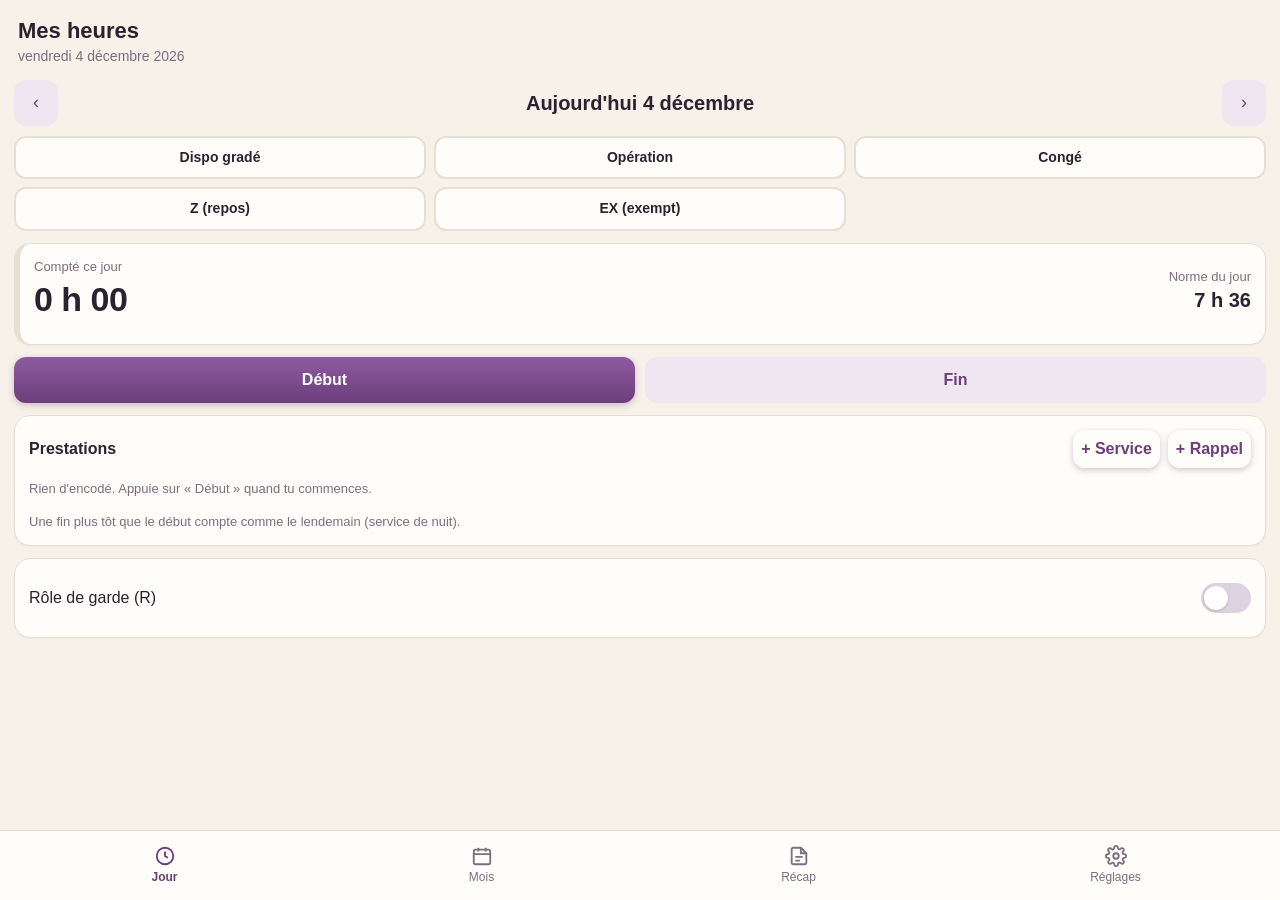
<file: index.html>
<!DOCTYPE html>
<html lang="fr">
<head>
<meta charset="utf-8">
<meta name="viewport" content="width=device-width, initial-scale=1, viewport-fit=cover">
<meta name="apple-mobile-web-app-capable" content="yes">
<meta name="apple-mobile-web-app-title" content="Mes heures">
<title>Mes heures</title>
<style>
:root{
  --bg:#f6f1e9; --card:#fffdf9; --ink:#2b2230; --muted:#7a6f7f; --line:#e7dfd3;
  --accent:#6b3f7a; --accent2:#8e5aa0; --pos:#2f7d4f; --neg:#b4452f; --warn:#b7791f;
  --r:16px;
  /* couleurs des jours (d'après le tableau du service) */
  --c-dispo:#5f5f66;  --c-dispo-bg:#e2e2e6;   /* gris */
  --c-ops:#8a6d00;    --c-ops-bg:#fbf1bf;     /* jaune pâle */
  --c-conge:#ffffff;  --c-conge-bg:#2f5fb3;   /* bleu prononcé */
  --c-sam:#3f78a8;    --c-sam-bg:#dcebf8;     /* bleu pâle */
  --c-fer:#9b3f8f;    --c-fer-bg:#f3d6ee;     /* mauve (dimanche et férié) */
  --c-ex:#ffffff;     --c-ex-bg:#d0342c;      /* rouge */
  --c-z:#2c7363;      --c-z-bg:#d6efe8;       /* vert d'eau */
}
*{box-sizing:border-box;-webkit-tap-highlight-color:transparent}
html,body{margin:0;background:var(--bg);color:var(--ink);font:16px/1.4 -apple-system,BlinkMacSystemFont,"Segoe UI",Roboto,sans-serif}
body{padding:env(safe-area-inset-top) 0 calc(76px + env(safe-area-inset-bottom))}
header{padding:16px 18px 6px}
h1{font-size:22px;margin:0}
.sub{color:var(--muted);font-size:14px}
main{padding:8px 14px}
.card{background:var(--card);border:1px solid var(--line);border-radius:var(--r);padding:14px;margin-bottom:12px;box-shadow:0 1px 2px rgba(0,0,0,.04)}
.row{display:flex;align-items:center;gap:8px}
.between{justify-content:space-between}
.big{font-size:34px;font-weight:700;letter-spacing:-.5px}
.mid{font-size:20px;font-weight:600}
.small{font-size:13px;color:var(--muted)}
.pos{color:var(--pos)} .neg{color:var(--neg)}
button{font:inherit;border:0;border-radius:12px;padding:12px 14px;cursor:pointer}
.btn{background:linear-gradient(180deg,var(--accent2),var(--accent));color:#fff;font-weight:600;box-shadow:0 2px 6px rgba(107,63,122,.3)}
.btn.alt{background:#efe6f2;color:var(--accent);box-shadow:none}
.btn.ghost{background:transparent;color:var(--accent);padding:8px}
.btn.sm{padding:7px 10px;font-size:13px}
.grid2{display:grid;grid-template-columns:1fr 1fr;gap:10px}
.grid3{display:grid;grid-template-columns:repeat(3,1fr);gap:8px}
.navd{display:flex;align-items:center;justify-content:space-between;margin-bottom:10px}
.navd button{background:#efe6f2;color:var(--accent);width:44px;padding:10px 0;font-size:18px}
.seg{display:flex;align-items:center;gap:6px;padding:10px 0;border-top:1px solid var(--line)}
.seg:first-child{border-top:0}
.tag{font-size:12px;font-weight:700;padding:3px 8px;border-radius:999px;background:#efe6f2;color:var(--accent);white-space:nowrap}
.tag.r{background:#fbefd9;color:#8a6212}
.tag.g{background:#e3efe7;color:var(--pos)}
.tag.d{background:var(--c-dispo-bg);color:var(--c-dispo)}
.tag.o{background:var(--c-ops-bg);color:var(--c-ops)}
.tag.plus{background:var(--c-fer);color:#fff}
input[type=time],input[type=date],input[type=text]{font:inherit;border:1px solid var(--line);border-radius:10px;padding:6px 6px;background:#fff;color:var(--ink);min-width:0;width:100%}
input[type=number]{font:inherit;border:1px solid var(--line);border-radius:10px;padding:8px;width:90px;background:#fff;color:var(--ink)}
select{font:inherit;border:1px solid var(--line);border-radius:10px;padding:8px;background:#fff;color:var(--ink)}
.seg .dur{min-width:58px;text-align:right;font-weight:600}
.x{background:transparent;color:var(--muted);padding:6px 8px;font-size:18px}
.toggle{display:flex;align-items:center;justify-content:space-between;padding:10px 0;border-top:1px solid var(--line)}
.toggle:first-child{border-top:0}
.sw{width:50px;height:30px;border-radius:999px;background:#ddd3e0;position:relative;flex:none;transition:.2s}
.sw::after{content:"";position:absolute;top:3px;left:3px;width:24px;height:24px;border-radius:50%;background:#fff;transition:.2s;box-shadow:0 1px 3px rgba(0,0,0,.2)}
.sw.on{background:var(--accent)} .sw.on::after{left:23px}
.bar{height:10px;border-radius:999px;background:#ece4ee;overflow:hidden;margin-top:8px}
.bar>i{display:block;height:100%;background:linear-gradient(90deg,var(--accent2),var(--accent));border-radius:999px}
nav{position:fixed;left:0;right:0;bottom:0;background:rgba(255,253,249,.96);backdrop-filter:blur(8px);-webkit-backdrop-filter:blur(8px);border-top:1px solid var(--line);display:flex;padding:6px 6px calc(6px + env(safe-area-inset-bottom))}
nav button{flex:1;background:transparent;color:var(--muted);padding:8px 0;font-size:12px;display:flex;flex-direction:column;align-items:center;gap:2px}
nav button svg{width:22px;height:22px}
nav button.on{color:var(--accent);font-weight:700}
textarea{width:100%;min-height:140px;font:13px/1.4 ui-monospace,Menlo,monospace;border:1px solid var(--line);border-radius:12px;padding:10px;background:#fff;color:var(--ink)}
.toast{position:fixed;left:50%;bottom:calc(90px + env(safe-area-inset-bottom));transform:translateX(-50%);background:var(--ink);color:#fff;padding:10px 16px;border-radius:12px;font-size:14px;opacity:0;transition:.25s;pointer-events:none;z-index:9;max-width:90vw;text-align:center}
.toast.show{opacity:1}
.hidden{display:none!important}
.note{font-size:13px;color:var(--muted);margin-top:6px}
.live{font-size:13px;color:var(--pos);font-weight:600}
.warnbox{background:#fdf0d8;border:1px solid #f0d49a;color:#7a4e0c;border-radius:12px;padding:10px 12px;font-size:14px;margin-top:10px}
.info{background:var(--c-fer-bg);color:var(--c-fer);border-radius:12px;padding:10px 12px;font-size:14px;font-weight:600;margin-top:10px}

/* boutons de type */
.types{display:grid;grid-template-columns:repeat(3,1fr);gap:8px;margin-bottom:12px}
.ty{background:var(--card);border:2px solid var(--line);color:var(--ink);font-weight:600;font-size:14px;padding:10px 4px}
.ty.on{background:var(--kb);border-color:var(--kb);color:var(--k)}
.ty.dispo.on,.ty.ops.on,.ty.z.on{border-color:var(--k)}
.halfrow{display:flex;align-items:center;justify-content:space-between;margin:-4px 0 12px;padding:8px 12px;background:var(--card);border:1px solid var(--line);border-radius:12px}

/* classes de couleur */
.k-dispo{--k:var(--c-dispo);--kb:var(--c-dispo-bg)}
.k-ops{--k:var(--c-ops);--kb:var(--c-ops-bg)}
.k-conge{--k:var(--c-conge);--kb:var(--c-conge-bg)}
.k-z{--k:var(--c-z);--kb:var(--c-z-bg)}
.k-ex{--k:var(--c-ex);--kb:var(--c-ex-bg)}
.k-fer,.k-dim{--k:var(--c-fer);--kb:var(--c-fer-bg)}
.k-sam{--k:var(--c-sam);--kb:var(--c-sam-bg)}
.daycard{border-left:6px solid var(--line)}
.daycard[class*="k-"]{border-left-color:var(--k);background:linear-gradient(90deg,var(--kb),var(--card) 75%)}
.daycard.k-conge,.daycard.k-ex{border-left-color:var(--kb)}
.daycard.k-fw{border-left-color:var(--c-fer);background:linear-gradient(135deg,var(--c-fer-bg) 0 50%,var(--kb) 50% 100%)}

.days .d{display:flex;align-items:center;gap:8px;padding:9px 8px;cursor:pointer;border-radius:8px;margin:3px 0;border-left:4px solid transparent;border-top:1px solid var(--line)}
.days .d:first-child{border-top:0}
.days .d[class*="k-"]{background:var(--kb);border-left-color:var(--k);border-top:0;color:var(--ink)}
.days .d[class*="k-"]+.d{border-top:0}
.days .d.k-conge,.days .d.k-ex{color:#fff;border-left-color:rgba(0,0,0,.25)}
.days .d.k-conge .small,.days .d.k-ex .small,.days .d.k-conge .we,.days .d.k-ex .we{color:rgba(255,255,255,.85)}
.days .d.k-fw{background:linear-gradient(135deg,var(--c-fer-bg) 0 50%,var(--kb) 50% 100%);border-left-color:var(--c-fer);color:var(--ink)}
.days .dn{width:62px;font-weight:600;flex:none}
.days .we{color:var(--muted)}
.days .dh{margin-left:auto;font-weight:600;white-space:nowrap}

.legend{display:flex;flex-wrap:wrap;gap:6px;margin-bottom:10px}
.legend span{font-size:12px;padding:3px 8px;border-radius:999px;background:var(--kb);color:var(--k);font-weight:600}
.legend .k-fw{background:linear-gradient(135deg,var(--c-fer-bg) 0 50%,var(--c-ops-bg) 50% 100%);color:var(--c-fer)}
.pz{font-size:11px;color:var(--muted);white-space:nowrap}

/* récap */
.kv{display:flex;justify-content:space-between;gap:10px;padding:7px 0;border-top:1px solid var(--line);font-size:15px}
.kv:first-child{border-top:0}
.kv b{white-space:nowrap}
.per{border-top:1px solid var(--line);padding:10px 0}
.per:first-child{border-top:0}
.per h4{margin:0 0 4px;font-size:15px;display:flex;justify-content:space-between;align-items:center}
.per .ln{display:flex;justify-content:space-between;font-size:14px;padding:2px 0}
.per .ed{display:grid;grid-template-columns:1fr 1fr;gap:8px;margin-top:8px}
.per .ed label{font-size:12px;color:var(--muted)}
.per .ed input{width:100%}
.chip{font-size:11px;font-weight:700;padding:2px 8px;border-radius:999px;background:#efe6f2;color:var(--accent)}
.chip.done{background:#e3efe7;color:var(--pos)}
.cr{display:grid;grid-template-columns:1fr 64px 30px;gap:6px;align-items:center;padding:6px 0;border-top:1px solid var(--line)}
.cr:first-child{border-top:0}
.cr input[type=number]{width:100%}
.cr .u{grid-column:1 / span 2}
.fe{display:grid;grid-template-columns:1fr 30px;gap:6px;align-items:center;padding:6px 0;border-top:1px solid var(--line);font-size:14px}
.fe:first-child{border-top:0}
.totals{display:grid;grid-template-columns:repeat(3,1fr);gap:8px;text-align:center}
.totals .n{font-size:24px;font-weight:700}
</style>
</head>
<body>
<header>
  <h1 id="title">Mes heures</h1>
  <div class="sub" id="subtitle"></div>
</header>
<main>
  <!-- JOUR -->
  <section id="v-jour">
    <div class="navd">
      <button id="dPrev" aria-label="Jour précédent">‹</button>
      <div style="text-align:center"><div class="mid" id="dLabel"></div><div class="small" id="dKind"></div></div>
      <button id="dNext" aria-label="Jour suivant">›</button>
    </div>
    <div class="types" id="types">
      <button data-type="dispo" class="ty dispo k-dispo">Dispo gradé</button>
      <button data-type="ops" class="ty ops k-ops">Opération</button>
      <button data-type="conge" class="ty conge k-conge">Congé</button>
      <button data-type="z" class="ty z k-z">Z (repos)</button>
      <button data-type="ex" class="ty ex k-ex">EX (exempt)</button>
    </div>
    <div class="halfrow hidden" id="halfRow"><span id="halfLab">Demi-journée</span><div class="sw" id="tHalf"></div></div>
    <div class="card daycard" id="dayCard">
      <div class="row between">
        <div><div class="small">Compté ce jour</div><div class="big" id="dTotal">0 h 00</div></div>
        <div style="text-align:right"><div class="small">Norme du jour</div><div class="mid" id="dNorm"></div></div>
      </div>
      <div class="live hidden" id="dLive"></div>
      <div class="small" id="dExplain" style="margin-top:6px"></div>
      <div class="info hidden" id="dFw"></div>
    </div>
    <div class="grid2" style="margin-bottom:12px">
      <button class="btn" id="bStart">Début</button>
      <button class="btn alt" id="bEnd">Fin</button>
    </div>
    <div class="card">
      <div class="row between" style="margin-bottom:4px">
        <strong>Prestations</strong>
        <div class="row">
          <button class="btn ghost" id="addS">+ Service</button>
          <button class="btn ghost" id="addR">+ Rappel</button>
        </div>
      </div>
      <div id="segs"></div>
      <div class="note">Une fin plus tôt que le début compte comme le lendemain (service de nuit).</div>
    </div>
    <div class="card">
      <div class="toggle"><span>Rôle de garde (R)</span><div class="sw" id="tGarde"></div></div>
    </div>
  </section>

  <!-- MOIS -->
  <section id="v-mois" class="hidden">
    <div class="navd">
      <button id="mPrev" aria-label="Mois précédent">‹</button>
      <div class="mid" id="mLabel"></div>
      <button id="mNext" aria-label="Mois suivant">›</button>
    </div>
    <div class="card">
      <div class="small">Solde du mois</div>
      <div class="big" id="mSolde"></div>
      <div class="small" id="mSoldeTxt"></div>
      <div class="bar"><i id="mBar" style="width:0"></i></div>
      <div class="grid3" style="margin-top:12px">
        <div><div class="small">Compté</div><div class="mid" id="mDone"></div></div>
        <div><div class="small">Objectif</div><div class="mid" id="mObj"></div></div>
        <div><div class="small">À ce jour</div><div class="mid" id="mToDate"></div></div>
      </div>
      <div class="kv" style="margin-top:10px;border-top:1px solid var(--line)"><span>Heures sup (période en cours)</span><b id="mHS"></b></div>
    </div>
    <div class="legend">
      <span class="k-dispo">Dispo gradé</span><span class="k-ops">Opération</span><span class="k-conge">Congé</span><span class="k-z">Z</span><span class="k-ex">EX</span><span class="k-sam">Samedi</span><span class="k-dim">Dimanche / férié</span><span class="k-fw">Férié travaillé</span>
    </div>
    <div class="card days" id="mDays"></div>
    <div class="card">
      <strong>Totaux du mois</strong>
      <div class="totals" style="margin-top:10px">
        <div><div class="n" id="tOps">0</div><div class="small">Opérations</div></div>
        <div><div class="n" id="tDispo">0</div><div class="small">Dispo gradés</div></div>
        <div><div class="n" id="tRap">0</div><div class="small">Rappels</div></div>
      </div>
      <div class="small" id="tOther" style="margin-top:10px;text-align:center"></div>
    </div>
  </section>

  <!-- RECAP -->
  <section id="v-recap" class="hidden">
    <div class="navd">
      <button id="yPrev" aria-label="Année précédente">‹</button>
      <div class="mid" id="yLabel"></div>
      <button id="yNext" aria-label="Année suivante">›</button>
    </div>

    <div class="card" id="cConge"></div>
    <div class="card" id="cHS"></div>
  </section>

  <!-- REGLAGES -->
  <section id="v-reg" class="hidden">
    <div class="card">
      <strong>Régime horaire</strong>
      <div class="row between" style="margin-top:10px">
        <span>Heures par semaine</span>
        <input type="number" id="sWeek" step="0.5" min="1" max="60">
      </div>
      <div class="note" id="sDayNote"></div>
    </div>
    <div class="card">
      <strong>Horaire « Dispo gradé »</strong>
      <div class="grid3" style="margin-top:10px">
        <div><div class="small">Début</div><input type="time" id="sDA"></div>
        <div><div class="small">Fin</div><input type="time" id="sDB"></div>
        <div><div class="small">Pause (min)</div><input type="number" id="sDP" step="5" min="0" max="120" style="width:100%"></div>
      </div>
      <div class="note" id="sDNote"></div>
    </div>
    <div class="card">
      <strong>Rappels</strong>
      <div class="row between" style="margin-top:10px">
        <span>Temps accordé avant et après</span>
        <select id="sPad"><option value="0">Aucun</option><option value="30">30 min</option><option value="60">1 h</option></select>
      </div>
      <div class="note">Selon le domicile. Ce temps est ajouté avant ET après chaque rappel.</div>
    </div>
    <div class="card">
      <strong>Heures sup : point de départ</strong>
      <div class="grid2" style="margin-top:10px">
        <div><div class="small">Suivi depuis le</div><input type="date" id="sTS"></div>
        <div><div class="small">Solde à cette date (h:mm)</div><input type="text" id="sHS" inputmode="text" placeholder="22:03"></div>
      </div>
      <div class="note">Les jours avant cette date ne sont pas comptés. Les congés pris avant se notent dans le Récap (« déjà consommé avant l'app »).</div>
    </div>
    <div class="card">
      <strong>Jours fériés du service</strong>
      <p class="small" style="margin:6px 0 8px">En plus des 10 fériés légaux belges (calculés automatiquement). Ajoute ici les ponts et congés prévus au calendrier de la police.</p>
      <div id="feList"></div>
      <div class="grid2" style="margin-top:10px">
        <input type="date" id="feD">
        <input type="text" id="feN" placeholder="Nom (ex. Pont)">
      </div>
      <div class="row between" style="margin-top:8px">
        <span class="small">Chaque année</span><div class="sw" id="feRec"></div>
      </div>
      <button class="btn alt" id="feAdd" style="width:100%;margin-top:8px">Ajouter ce jour</button>
    </div>
    <div class="card">
      <strong>Sauvegarde</strong>
      <p class="small" style="margin:6px 0 10px">Tes données restent sur ce téléphone, dans ce navigateur. Copie régulièrement la sauvegarde et garde-la en lieu sûr.</p>
      <div class="grid2">
        <button class="btn alt" id="bkCopy">Copier la sauvegarde</button>
        <button class="btn alt" id="bkShow">Restaurer…</button>
      </div>
      <div id="bkBox" class="hidden" style="margin-top:10px">
        <textarea id="bkText" placeholder="Colle ici une sauvegarde"></textarea>
        <button class="btn" id="bkLoad" style="width:100%;margin-top:8px">Restaurer cette sauvegarde</button>
      </div>
    </div>
    <div class="card small">Version 0.4 · aucune donnée envoyée · rien d'autre que des horaires.</div>
  </section>
</main>

<nav>
  <button data-v="jour" class="on"><svg viewBox="0 0 24 24" fill="none" stroke="currentColor" stroke-width="2"><circle cx="12" cy="12" r="9"/><path d="M12 7v5l3 2"/></svg>Jour</button>
  <button data-v="mois"><svg viewBox="0 0 24 24" fill="none" stroke="currentColor" stroke-width="2"><rect x="3" y="5" width="18" height="16" rx="2"/><path d="M3 10h18M8 3v4M16 3v4"/></svg>Mois</button>
  <button data-v="recap"><svg viewBox="0 0 24 24" fill="none" stroke="currentColor" stroke-width="2"><path d="M14 3H6a2 2 0 0 0-2 2v14a2 2 0 0 0 2 2h12a2 2 0 0 0 2-2V9z"/><path d="M14 3v6h6M8 13h8M8 17h5"/></svg>Récap</button>
  <button data-v="reg"><svg viewBox="0 0 24 24" fill="none" stroke="currentColor" stroke-width="2"><circle cx="12" cy="12" r="3"/><path d="M19.4 15a1.7 1.7 0 0 0 .3 1.8l.1.1a2 2 0 1 1-2.8 2.8l-.1-.1a1.7 1.7 0 0 0-1.8-.3 1.7 1.7 0 0 0-1 1.5V21a2 2 0 1 1-4 0v-.1a1.7 1.7 0 0 0-1.1-1.5 1.7 1.7 0 0 0-1.8.3l-.1.1a2 2 0 1 1-2.8-2.8l.1-.1a1.7 1.7 0 0 0 .3-1.8 1.7 1.7 0 0 0-1.5-1H3a2 2 0 1 1 0-4h.1a1.7 1.7 0 0 0 1.5-1.1 1.7 1.7 0 0 0-.3-1.8l-.1-.1a2 2 0 1 1 2.8-2.8l.1.1a1.7 1.7 0 0 0 1.8.3H9a1.7 1.7 0 0 0 1-1.5V3a2 2 0 1 1 4 0v.1a1.7 1.7 0 0 0 1 1.5 1.7 1.7 0 0 0 1.8-.3l.1-.1a2 2 0 1 1 2.8 2.8l-.1.1a1.7 1.7 0 0 0-.3 1.8V9a1.7 1.7 0 0 0 1.5 1H21a2 2 0 1 1 0 4h-.1a1.7 1.7 0 0 0-1.5 1z"/></svg>Réglages</button>
</nav>
<div class="toast" id="toast"></div>

<script>
(function(){
"use strict";
var KEY="mesheures.v1";
var mem=null;
function load(){
  try{var s=localStorage.getItem(KEY); if(s) return JSON.parse(s);}catch(e){}
  return mem||{days:{},settings:{weekMin:2280}};
}
function save(){
  mem=data; psMemo={};
  try{localStorage.setItem(KEY,JSON.stringify(data));}catch(e){}
}
var data=load();

/* ---------- migration / valeurs de départ ---------- */
function migrate(){
  if(!data.days) data.days={};
  if(!data.settings) data.settings={weekMin:2280};
  var S=data.settings;
  delete S.bonus;
  if(!S.dispoA){S.dispoA="07:00";S.dispoB="15:06";S.dispoP=30;}
  if(S.rappelPad==null) S.rappelPad=0;
  Object.keys(data.days).forEach(function(k){var x=data.days[k]; if(x.conge&&!x.type){x.type="conge"} delete x.conge;});
  if(!data.track) data.track={start:"2026-11-24",hs:22*60+3};
  if(!data.periods) data.periods={};
  if(!data.extraFer) data.extraFer=[
    {d:"11-02",n:"Jour des défunts"},
    {d:"11-15",n:"Fête du Roi"},
    {d:"12-26",n:"Lendemain de Noël"}
  ];
  if(!data.years) data.years={
    "2026":{before:38.5,credits:[
      {l:"Report congé année précédente",j:7,u:"2026-05-31"},
      {l:"Congé supplémentaire (lundi de Pentecôte travaillé)",j:1,u:"2026-12-31"},
      {l:"Jours CG",j:2,u:"2026-12-31"},
      {l:"Fériés au choix (15/11 et 26/12)",j:2,u:"2026-12-31"},
      {l:"Congé annuel de vacances",j:36,u:"2026-12-31"}
    ]}
  };
}
migrate();

var $=function(id){return document.getElementById(id)};
var JOURS=["dimanche","lundi","mardi","mercredi","jeudi","vendredi","samedi"];
var JC=["dim","lun","mar","mer","jeu","ven","sam"];
var MOIS=["janvier","février","mars","avril","mai","juin","juillet","août","septembre","octobre","novembre","décembre"];
var MC=["janv.","févr.","mars","avr.","mai","juin","juil.","août","sept.","oct.","nov.","déc."];
var PERN=["Janvier – février","Mars – avril","Mai – juin","Juillet – août","Septembre – octobre","Novembre – décembre"];

function pad(n){return (n<10?"0":"")+n}
function cap(s){return s.replace(/^./,function(c){return c.toUpperCase()})}
function key(d){return d.getFullYear()+"-"+pad(d.getMonth()+1)+"-"+pad(d.getDate())}
function parseKey(k){var p=k.split("-");return new Date(+p[0],+p[1]-1,+p[2])}
function today(){var d=new Date();return new Date(d.getFullYear(),d.getMonth(),d.getDate())}
function nowHM(){var d=new Date();return pad(d.getHours())+":"+pad(d.getMinutes())}
function toMin(hm){if(!hm)return null;var p=hm.split(":");return (+p[0])*60+(+p[1])}
function fmt(min,signed){
  var neg=min<0; var m=Math.round(Math.abs(min));
  var s=Math.floor(m/60)+" h "+pad(m%60);
  if(signed) return (neg?"− ":(m?"+ ":""))+s;
  return (neg?"− ":"")+s;
}
function fmtHM(min){var neg=min<0,m=Math.round(Math.abs(min));return (neg?"-":"")+Math.floor(m/60)+":"+pad(m%60)}
function parseHM(s){
  if(s==null) return null; s=String(s).trim().replace(/\s/g,"").replace("−","-"); if(!s) return 0;
  var neg=s.charAt(0)==="-"; if(neg) s=s.slice(1);
  var v;
  if(/[:h]/i.test(s)){var p=s.split(/[:h]/i); v=(parseInt(p[0]||"0",10))*60+(parseInt(p[1]||"0",10));}
  else v=Math.round(parseFloat(s.replace(",","."))*60);
  if(isNaN(v)) return null;
  return neg?-v:v;
}
function NORM(){return Math.round(data.settings.weekMin/5)}
/* jours de congé au format GALoP : 9 j 03:48 */
function fmtJ(days){
  var neg=days<0, a=Math.abs(days), w=Math.floor(a+1e-9), rest=Math.round((a-w)*NORM());
  var s=w+" j"+(rest?" "+pad(Math.floor(rest/60))+":"+pad(rest%60):"");
  return (neg?"− ":"")+s;
}
function num(j){return (Math.round(j*100)/100).toString().replace(".",",")}

/* ---------- jours fériés ---------- */
var ferCache={};
function easter(y){
  var a=y%19,b=Math.floor(y/100),c=y%100,d=Math.floor(b/4),e=b%4,f=Math.floor((b+8)/25),g=Math.floor((b-f+1)/3),
  h=(19*a+b-d-g+15)%30,i=Math.floor(c/4),k=c%4,l=(32+2*e+2*i-h-k)%7,m=Math.floor((a+11*h+22*l)/451),
  mo=Math.floor((h+l-7*m+114)/31),da=((h+l-7*m+114)%31)+1;
  return new Date(y,mo-1,da);
}
function feries(y){
  if(ferCache[y]) return ferCache[y];
  var E=easter(y), r={};
  function add(d,n){r[key(d)]=n}
  function off(n){var d=new Date(E);d.setDate(d.getDate()+n);return d}
  add(new Date(y,0,1),"Nouvel An");
  add(off(1),"Lundi de Pâques");
  add(new Date(y,4,1),"Fête du Travail");
  add(off(39),"Ascension");
  add(off(50),"Lundi de Pentecôte");
  add(new Date(y,6,21),"Fête nationale");
  add(new Date(y,7,15),"Assomption");
  add(new Date(y,10,1),"Toussaint");
  add(new Date(y,10,11),"Armistice");
  add(new Date(y,11,25),"Noël");
  return ferCache[y]=r;
}
function ferie(d){
  var k=key(d), f=feries(d.getFullYear())[k]; if(f) return f;
  var md=k.slice(5);
  for(var i=0;i<data.extraFer.length;i++){var e=data.extraFer[i]; if(e.d===k||e.d===md) return e.n||"Férié du service";}
  return null;
}
function isWeekday(d){var w=d.getDay();return w>=1&&w<=5}

/* ---------- jour ---------- */
function day(k,create){
  var x=data.days[k];
  if(!x&&create){x=data.days[k]={segs:[],garde:false,type:null}}
  return x||{segs:[],garde:false,type:null};
}
function segMin(s,live){
  var a=toMin(s.a); if(a==null) return 0;
  var b=toMin(s.b);
  if(b==null){ if(!live) return 0; b=toMin(nowHM()); }
  var d=b-a; if(d<0) d+=1440;
  if(s.p && s.b) d-= s.p;
  if(s.t==="r" && s.b) d+=2*(data.settings.rappelPad||0);
  return Math.max(0,d);
}
function worked(k,live){var x=day(k),t=0; x.segs.forEach(function(s){t+=segMin(s,live&&k===key(today()))}); return t;}
function hasContent(x){return !!(x.type||x.segs.some(function(s){return s.a}))}
function isHalf(x){return !!x.half&&(x.type==="conge"||x.type==="z")}
/* férié (lun.–ven.) où il a presté : +1 jour de congé, heures en heures sup */
function workedFerie(d,x){
  if(!isWeekday(d)||!ferie(d)) return false;
  return x.type==="dispo"||x.type==="ops"||x.segs.some(function(s){return s.a&&s.b});
}
function credit(k,live){
  var d=parseKey(k), x=day(k), w=worked(k,live);
  if(!isWeekday(d)) return w;
  if(ferie(d)) return w+NORM();
  if(x.type==="conge") return w+(isHalf(x)?NORM()/2:NORM());
  if(x.type==="ex") return w+NORM();
  return w; /* Z : rien n'est crédité, les 7 h 36 sortent des heures sup */
}
function congeUsed(d,x){
  if(x.type!=="conge"||!isWeekday(d)||ferie(d)) return 0;
  return isHalf(x)?0.5:1;
}
/* un jour compte dans le solde s'il est passé, ou aujourd'hui s'il est encodé */
function counted(k){var tk=key(today()); return k<tk||(k===tk&&hasContent(day(k)))}
function tracked(k){return k>=data.track.start}

function kcls(d,x){
  var t=x.type;
  if(workedFerie(d,x)) return "k-fw k-"+(t==="dispo"?"dispo":"ops");
  if(t) return "k-"+t;
  if(ferie(d)) return "k-fer";
  if(d.getDay()===6) return "k-sam";
  if(d.getDay()===0) return "k-dim";
  return "";
}
var TLAB={s:"Service",r:"Rappel",d:"Dispo"};
var TYN={dispo:"Dispo",ops:"Ops",conge:"Congé",z:"Z",ex:"EX"};

/* ---------- mois ---------- */
function monthStats(y,m){
  var n=new Date(y,m+1,0).getDate(), obj=0, done=0, objToDate=0, doneToDate=0;
  var c={ops:0,dispo:0,rap:0,conge:0,z:0,ex:0,fw:0};
  for(var i=1;i<=n;i++){
    var d=new Date(y,m,i), k=key(d), x=day(k);
    if(x.type==="ops") c.ops++;
    if(x.type==="dispo") c.dispo++;
    c.rap+=x.segs.filter(function(s){return s.t==="r"&&s.a}).length;
    c.conge+=congeUsed(d,x);
    if(x.type==="z"&&isWeekday(d)) c.z+=isHalf(x)?0.5:1;
    if(x.type==="ex") c.ex++;
    if(workedFerie(d,x)) c.fw++;
    if(!tracked(k)) continue;
    var cr=credit(k,true);
    if(isWeekday(d)) obj+=NORM();
    done+=cr;
    if(counted(k)){ doneToDate+=cr; if(isWeekday(d)) objToDate+=NORM(); }
  }
  return {obj:obj,done:done,objToDate:objToDate,doneToDate:doneToDate,n:n,c:c};
}

/* ---------- heures sup par période de 2 mois ---------- */
var psMemo={};
function pState(y,p){
  var id=y+"-"+p; if(psMemo[id]) return psMemo[id];
  var start=new Date(y,2*p,1), end=new Date(y,2*p+2,0), ts=parseKey(data.track.start), t=today();
  var r={y:y,p:p,id:id,start:start,end:end,cur:(t>=start&&t<=end),fut:start>t,closed:end<t};
  if(end<ts){r.tracked=false; return psMemo[id]=r}
  r.tracked=true;
  if(ts>=start) r.inBal=data.track.hs;
  else { var pp=p?pState(y,p-1):pState(y-1,5); r.inBal=pp.out; }
  var delta=0, d=new Date(Math.max(start.getTime(),ts.getTime())), lim=end<t?end:t;
  while(d<=lim){var k=key(d); if(counted(k)) delta+=credit(k,true)-(isWeekday(d)?NORM():0); d.setDate(d.getDate()+1);}
  var pe=data.periods[id]||{};
  r.delta=delta; r.paid=pe.paid||0; r.conv=pe.conv||0;
  r.out=r.inBal+delta-r.paid-r.conv*NORM();
  return psMemo[id]=r;
}
function hsNow(){var t=today(); return pState(t.getFullYear(),Math.floor(t.getMonth()/2)).out}

/* ---------- congés par année ---------- */
function congeStats(Y){
  var yd=data.years[Y]; if(!yd) return null;
  var base=0; yd.credits.forEach(function(c){base+=(+c.j||0)});
  var used=+yd.before||0, list=[], fer=[];
  Object.keys(data.days).sort().forEach(function(k){
    if(k.slice(0,4)!==String(Y)||!tracked(k)) return;
    var d=parseKey(k), x=data.days[k], u=congeUsed(d,x);
    if(u){used+=u; list.push([k,u]);}
    if(workedFerie(d,x)&&counted(k)) fer.push(k);
  });
  var conv=0; for(var p=0;p<6;p++) conv+=((data.periods[Y+"-"+p]||{}).conv||0);
  var total=base+fer.length+conv;
  return {base:base,fer:fer,conv:conv,total:total,used:used,rest:total-used,list:list,before:+yd.before||0};
}

/* ---------- état ---------- */
var cur=today();
var mCur=new Date(cur.getFullYear(),cur.getMonth(),1);
var rYear=cur.getFullYear();
var view="jour";
var editCredits=false;

function toast(t,ms){var e=$("toast");e.textContent=t;e.classList.add("show");clearTimeout(e._t);e._t=setTimeout(function(){e.classList.remove("show")},ms||1800)}
function warnHS(){var h=hsNow(); if(h< -600) toast("Attention : heures sup à "+fmt(h,true),3500)}

/* ---------- rendu JOUR ---------- */
function renderJour(){
  var k=key(cur), x=day(k), f=ferie(cur), wd=isWeekday(cur);
  var isToday=k===key(today());
  $("dLabel").textContent=(isToday?"Aujourd'hui":cap(JOURS[cur.getDay()]))+" "+cur.getDate()+" "+MOIS[cur.getMonth()];
  var kinds=[];
  if(!isToday) kinds.push(cur.getFullYear());
  if(f) kinds.push("Férié : "+f);
  if(!wd) kinds.push("Week-end");
  $("dKind").textContent=kinds.join(" · ");
  $("dNorm").textContent=wd?fmt(NORM()):"—";
  $("dayCard").className="card daycard "+kcls(cur,x);
  document.querySelectorAll("#types .ty").forEach(function(b){b.classList.toggle("on",x.type===b.dataset.type)});
  var showHalf=x.type==="conge"||x.type==="z";
  $("halfRow").classList.toggle("hidden",!showHalf);
  $("halfLab").textContent=x.type==="z"?"Demi-journée de Z (3 h 48)":"Demi-journée de congé (3 h 48)";
  $("tHalf").classList.toggle("on",isHalf(x));
  $("dTotal").textContent=fmt(credit(k,true));
  var ex="";
  if(wd&&!f){
    if(x.type==="z") ex=(isHalf(x)?"3 h 48":"7 h 36")+" retirées des heures sup.";
    if(x.type==="conge") ex=(isHalf(x)?"½ jour":"1 jour")+" retiré du quota de congés.";
    if(x.type==="ex") ex="Exempt : compte 7 h 36.";
  }
  if(!tracked(k)) ex="Avant le début du suivi : ce jour n'est pas compté.";
  $("dExplain").textContent=ex;
  var fw=workedFerie(cur,x);
  $("dFw").classList.toggle("hidden",!fw);
  if(fw) $("dFw").textContent="Férié travaillé : +1 jour de congé, et les heures prestées vont en heures sup.";
  var open=x.segs.filter(function(s){return s.a&&!s.b});
  var live=$("dLive");
  if(isToday&&open.length){live.classList.remove("hidden");live.textContent="En cours depuis "+open[open.length-1].a}
  else live.classList.add("hidden");
  var box=$("segs"); box.innerHTML="";
  if(!x.segs.length){box.innerHTML='<div class="small" style="padding:8px 0">Rien d\'encodé. Appuie sur « Début » quand tu commences.</div>'}
  var padR=data.settings.rappelPad||0;
  x.segs.forEach(function(s,i){
    var row=document.createElement("div"); row.className="seg";
    var sub=s.p?'<br><span class="pz">−'+s.p+' min</span>':(s.t==="r"&&padR?'<br><span class="pz">+'+(2*padR)+' min</span>':'');
    row.innerHTML='<span class="tag '+(s.t==="r"?"r":s.t==="d"?"d":(x.type==="ops"?"o":""))+'">'+(s.t==="s"&&x.type==="ops"?"Ops":TLAB[s.t])+sub+'</span>'+
      '<input type="time" value="'+(s.a||"")+'" data-i="'+i+'" data-f="a" aria-label="Début">'+
      '<span class="small">→</span>'+
      '<input type="time" value="'+(s.b||"")+'" data-i="'+i+'" data-f="b" aria-label="Fin">'+
      '<span class="dur" id="dur'+i+'">'+(s.b?fmt(segMin(s)):"…")+'</span>'+
      '<button class="x" data-del="'+i+'" aria-label="Supprimer">×</button>';
    box.appendChild(row);
  });
  $("tGarde").classList.toggle("on",!!x.garde);
}

/* ---------- rendu MOIS ---------- */
function renderMois(){
  var y=mCur.getFullYear(), m=mCur.getMonth(), st=monthStats(y,m);
  $("mLabel").textContent=cap(MOIS[m])+" "+y;
  var t=today(), isCur=(y===t.getFullYear()&&m===t.getMonth()), fut=new Date(y,m,1)>t;
  var solde=st.doneToDate-st.objToDate;
  var e=$("mSolde"); e.textContent=fut?"—":fmt(solde,true);
  e.className="big "+(fut?"":solde>0?"pos":solde<0?"neg":"");
  $("mSoldeTxt").textContent=isCur?"par rapport à l'objectif à ce jour":(fut?"mois à venir":"mois terminé");
  $("mDone").textContent=fmt(st.done);
  $("mObj").textContent=fmt(st.obj);
  $("mToDate").textContent=isCur?fmt(st.objToDate):"—";
  $("mBar").style.width=Math.min(100,st.obj?st.done/st.obj*100:0)+"%";
  var h=hsNow(), hs=$("mHS"); hs.textContent=fmt(h,true); hs.className=h< -600?"neg":(h>0?"pos":"");
  var box=$("mDays"); box.innerHTML="";
  for(var i=1;i<=st.n;i++){
    var d=new Date(y,m,i), k=key(d), x=day(k), c=credit(k,true), f=ferie(d);
    var tags="";
    if(workedFerie(d,x)) tags+='<span class="tag plus">+1 j</span>';
    if(x.garde) tags+='<span class="tag g">R</span>';
    if(x.segs.some(function(s){return s.t==="r"&&s.a})) tags+='<span class="tag r">Rappel</span>';
    var row=document.createElement("div"); row.className="d "+kcls(d,x); row.dataset.k=k;
    var lab=x.type?(TYN[x.type]+(isHalf(x)?" ½":"")):(f||"");
    if(x.type&&f) lab+=" · "+f;
    row.innerHTML='<span class="dn '+(isWeekday(d)?"":"we")+'">'+JC[d.getDay()]+" "+i+'</span>'+(lab?'<span class="small">'+lab+'</span>':'')+tags+'<span class="dh '+(c?"":"small")+'">'+(c?fmt(c):"—")+'</span>';
    box.appendChild(row);
  }
  $("tOps").textContent=st.c.ops; $("tDispo").textContent=st.c.dispo; $("tRap").textContent=st.c.rap;
  var o=[];
  if(st.c.conge) o.push("Congés : "+num(st.c.conge)+" j");
  if(st.c.z) o.push("Z : "+num(st.c.z)+" j");
  if(st.c.ex) o.push("EX : "+st.c.ex+" j");
  if(st.c.fw) o.push("Fériés travaillés : "+st.c.fw);
  $("tOther").textContent=o.join(" · ");
}

/* ---------- rendu RECAP ---------- */
function esc(s){return String(s==null?"":s).replace(/[&<>"]/g,function(c){return {"&":"&amp;","<":"&lt;",">":"&gt;",'"':"&quot;"}[c]})}
function dShort(k){var d=parseKey(k);return JC[d.getDay()]+" "+d.getDate()+" "+MC[d.getMonth()]}
function renderRecap(){
  var Y=rYear; $("yLabel").textContent=Y;
  /* congés */
  var cc=$("cConge"), cs=congeStats(Y), h="";
  if(!cs){
    h='<strong>Congés '+Y+'</strong><p class="small">Pas encore de quota pour '+Y+'.</p>';
    if(data.years[Y-1]) h+='<p class="small">Le solde restant de '+(Y-1)+' ('+fmtJ(congeStats(Y-1).rest)+') sera repris en « Report ». Tu ajusteras ensuite les crédits de '+Y+'.</p>';
    h+='<button class="btn" id="yCreate" style="width:100%">Créer l\'année '+Y+'</button>';
    cc.innerHTML=h;
  } else {
    h='<div class="row between"><strong>Congés '+Y+'</strong><button class="btn ghost sm" id="crEdit">'+(editCredits?"Terminé":"Modifier")+'</button></div>';
    h+='<div class="small" style="margin-top:6px">Crédit restant</div><div class="big '+(cs.rest<0?"neg":"")+'">'+fmtJ(cs.rest)+'</div>';
    h+='<div style="margin-top:8px">';
    h+='<div class="kv"><span>Crédit attribué</span><b>'+fmtJ(cs.total)+'</b></div>';
    if(cs.fer.length) h+='<div class="kv"><span>dont fériés travaillés</span><b>+ '+cs.fer.length+' j</b></div>';
    if(cs.conv) h+='<div class="kv"><span>dont heures sup converties</span><b>+ '+cs.conv+' j</b></div>';
    h+='<div class="kv"><span>Crédit consommé</span><b>'+fmtJ(cs.used)+'</b></div>';
    h+='</div>';
    if(!editCredits){
      h+='<div class="small" style="margin:12px 0 4px">Crédits</div>';
      data.years[Y].credits.forEach(function(c){h+='<div class="kv"><span>'+esc(c.l)+(c.u?'<br><span class="small">valable jusqu\'au '+esc(c.u.split("-").reverse().join("/"))+'</span>':'')+'</span><b>'+num(+c.j||0)+' j</b></div>'});
      cs.fer.forEach(function(k){h+='<div class="kv"><span>A travaillé le '+dShort(k)+' ('+esc(ferie(parseKey(k)))+')</span><b>1 j</b></div>'});
      for(var p=0;p<6;p++){var cv=(data.periods[Y+"-"+p]||{}).conv; if(cv) h+='<div class="kv"><span>Heures sup converties ('+PERN[p].toLowerCase()+')</span><b>'+cv+' j</b></div>'}
      h+='<div class="small" style="margin:12px 0 4px">Consommation</div>';
      if(cs.before) h+='<div class="kv"><span>Déjà consommé avant l\'app</span><b>'+fmtJ(cs.before)+'</b></div>';
      cs.list.forEach(function(e){h+='<div class="kv"><span>'+dShort(e[0])+'</span><b>'+(e[1]===1?"1 j":"½ j")+'</b></div>'});
      if(!cs.before&&!cs.list.length) h+='<div class="small">Aucun congé encodé.</div>';
    } else {
      h+='<div class="small" style="margin:12px 0 4px">Crédits (libellé, jours, valable jusqu\'au)</div><div id="crList">';
      data.years[Y].credits.forEach(function(c,i){
        h+='<div class="cr"><input type="text" data-ci="'+i+'" data-cf="l" value="'+esc(c.l)+'"><input type="number" step="0.5" data-ci="'+i+'" data-cf="j" value="'+(+c.j||0)+'"><button class="x" data-cdel="'+i+'">×</button>'+
           '<input class="u" type="date" data-ci="'+i+'" data-cf="u" value="'+esc(c.u||"")+'"></div>';
      });
      h+='</div><button class="btn alt sm" id="crAdd" style="margin-top:8px">+ Ajouter un crédit</button>';
      h+='<div class="row between" style="margin-top:12px"><span>Déjà consommé avant l\'app (jours)</span><input type="number" step="0.5" min="0" id="crBefore" value="'+cs.before+'"></div>';
      h+='<div class="note">Une demi-journée = 0,5. Ce chiffre vient de ta fiche de contrôle, à la date du début du suivi.</div>';
    }
    cc.innerHTML=h;
  }
  /* heures sup */
  var hc=$("cHS"), now=hsNow(), t=today();
  h='<strong>Heures sup</strong>';
  h+='<div class="small" style="margin-top:6px">Solde à ce jour</div><div class="big '+(now<0?"neg":now>0?"pos":"")+'">'+fmt(now,true)+'</div>';
  if(now< -600) h+='<div class="warnbox">Attention : tu es à '+fmt(now,true)+' d\'heures sup (avertissement à partir de − 10 h).</div>';
  h+='<div style="margin-top:10px">';
  var any=false;
  for(var p2=0;p2<6;p2++){
    var s=pState(Y,p2);
    if(!s.tracked||s.fut) continue;
    any=true;
    var gross=s.inBal+s.delta;
    h+='<div class="per"><h4><span>'+PERN[p2]+'</span><span class="chip '+(s.closed?"done":"")+'">'+(s.cur?"en cours":"terminée")+'</span></h4>';
    h+='<div class="ln"><span>Report reçu</span><b>'+fmt(s.inBal,true)+'</b></div>';
    h+='<div class="ln"><span>Prestées dans la période</span><b>'+fmt(s.delta,true)+'</b></div>';
    if(s.paid) h+='<div class="ln"><span>Payées</span><b>− '+fmt(s.paid)+'</b></div>';
    if(s.conv) h+='<div class="ln"><span>Converties en congé ('+s.conv+' j)</span><b>− '+fmt(s.conv*NORM())+'</b></div>';
    h+='<div class="ln"><span>'+(s.closed?"Reporté à la période suivante":"Solde")+'</span><b class="'+(s.out<0?"neg":"")+'">'+fmt(s.out,true)+'</b></div>';
    h+='<div class="ed"><div><label>Payées (h:mm)</label><input type="text" data-pid="'+s.id+'" data-pf="paid" value="'+(s.paid?fmtHM(s.paid):"")+'" placeholder="0:00"></div>'+
       '<div><label>Converties (jours)</label><input type="number" min="0" step="1" data-pid="'+s.id+'" data-pf="conv" value="'+(s.conv||"")+'" placeholder="0"></div></div>';
    h+='<div class="row" style="margin-top:8px;gap:6px"><button class="btn alt sm" data-pall="'+s.id+'" data-v="'+Math.max(0,gross-s.conv*NORM())+'">Tout payer</button><button class="btn alt sm" data-prep="'+s.id+'">Tout reporter</button></div>';
    h+='</div>';
  }
  if(!any) h+='<div class="small">Rien à afficher pour '+Y+' (suivi depuis le '+data.track.start.split("-").reverse().join("/")+').</div>';
  h+='</div><div class="note">Périodes de 2 mois à partir de janvier. Ce qui n\'est ni payé ni converti passe automatiquement à la période suivante. 1 jour converti = '+fmt(NORM())+'.</div>';
  hc.innerHTML=h;
}

/* ---------- rendu REGLAGES ---------- */
function renderReg(){
  var S=data.settings;
  $("sWeek").value=(S.weekMin/60);
  $("sDA").value=S.dispoA; $("sDB").value=S.dispoB; $("sDP").value=S.dispoP;
  $("sDNote").textContent="Compte "+fmt(segMin({t:"d",a:S.dispoA,b:S.dispoB,p:S.dispoP}))+" par jour de dispo gradé.";
  $("sDayNote").textContent="Soit "+fmt(NORM())+" par jour ouvrable (lundi à vendredi).";
  $("sPad").value=String(S.rappelPad||0);
  $("sTS").value=data.track.start; $("sHS").value=fmtHM(data.track.hs);
  var fl=$("feList"), h="";
  data.extraFer.forEach(function(e,i){
    var lab=e.d.length===5?("chaque année le "+(+e.d.slice(3))+" "+MOIS[+e.d.slice(0,2)-1]):e.d.split("-").reverse().join("/");
    h+='<div class="fe"><span><b>'+esc(e.n||"Férié")+'</b><br><span class="small">'+lab+'</span></span><button class="x" data-fdel="'+i+'">×</button></div>';
  });
  fl.innerHTML=h||'<div class="small">Aucun.</div>';
}

function render(){
  psMemo={};
  ["jour","mois","recap","reg"].forEach(function(v){$("v-"+v).classList.toggle("hidden",v!==view)});
  document.querySelectorAll("nav button").forEach(function(b){b.classList.toggle("on",b.dataset.v===view)});
  var t=today();
  $("subtitle").textContent=JOURS[t.getDay()]+" "+t.getDate()+" "+MOIS[t.getMonth()]+" "+t.getFullYear();
  if(view==="jour")renderJour();
  if(view==="mois")renderMois();
  if(view==="recap")renderRecap();
  if(view==="reg")renderReg();
}

/* ---------- événements ---------- */
document.querySelectorAll("nav button").forEach(function(b){b.onclick=function(){view=b.dataset.v;editCredits=false;render();window.scrollTo(0,0)}});
$("dPrev").onclick=function(){cur.setDate(cur.getDate()-1);render()};
$("dNext").onclick=function(){cur.setDate(cur.getDate()+1);render()};
$("mPrev").onclick=function(){mCur.setMonth(mCur.getMonth()-1);render()};
$("mNext").onclick=function(){mCur.setMonth(mCur.getMonth()+1);render()};
$("yPrev").onclick=function(){rYear--;editCredits=false;render()};
$("yNext").onclick=function(){rYear++;editCredits=false;render()};

$("bStart").onclick=function(){
  cur=today(); var x=day(key(cur),true);
  if(x.segs.some(function(s){return s.a&&!s.b})){toast("Un service est déjà en cours");return}
  var empty=x.segs.filter(function(s){return s.t!=="d"&&!s.a});
  if(empty.length) empty[0].a=nowHM(); else x.segs.push({t:"s",a:nowHM(),b:null});
  save(); render(); toast("Début noté à "+nowHM());
};
$("bEnd").onclick=function(){
  cur=today(); var k=key(cur), x=day(k,true);
  var open=x.segs.filter(function(s){return s.a&&!s.b});
  if(!open.length){
    var y=new Date(cur);y.setDate(y.getDate()-1);var xy=day(key(y));
    var oy=xy.segs.filter(function(s){return s.a&&!s.b});
    if(oy.length){oy[oy.length-1].b=nowHM();save();render();toast("Fin notée (service commencé hier)");return}
    toast("Aucun service en cours");return;
  }
  open[open.length-1].b=nowHM(); save(); render(); toast("Fin notée à "+nowHM());
};
$("addS").onclick=function(){day(key(cur),true).segs.push({t:"s",a:"",b:""});save();render()};
$("addR").onclick=function(){day(key(cur),true).segs.push({t:"r",a:"",b:""});save();render()};
$("segs").addEventListener("change",function(e){
  var t=e.target; if(t.tagName!=="INPUT")return;
  var x=day(key(cur),true), s=x.segs[+t.dataset.i]; if(!s)return;
  s[t.dataset.f]=t.value||null; save();
  render();
});
$("segs").addEventListener("click",function(e){
  var t=e.target.closest("[data-del]"); if(!t)return;
  var i=+t.dataset.del, b=t;
  if(b.dataset.armed){day(key(cur),true).segs.splice(i,1);save();render();toast("Supprimé");return}
  b.dataset.armed="1"; b.textContent="Suppr. ?"; b.style.color="var(--neg)";
  setTimeout(function(){if(b.isConnected){delete b.dataset.armed;b.textContent="×";b.style.color=""}},2500);
});
$("tGarde").onclick=function(){var x=day(key(cur),true);x.garde=!x.garde;save();render()};
$("tHalf").onclick=function(){var x=day(key(cur),true);x.half=!x.half;save();render();if(x.type==="z")warnHS()};
$("types").addEventListener("click",function(e){
  var b=e.target.closest(".ty"); if(!b) return;
  var x=day(key(cur),true), t=b.dataset.type, S=data.settings;
  if(x.type===t){ x.type=null; x.half=false; if(t==="dispo") x.segs=x.segs.filter(function(s){return s.t!=="d"}); save(); render(); return; }
  if(x.type==="dispo") x.segs=x.segs.filter(function(s){return s.t!=="d"});
  x.type=t; if(t!=="conge"&&t!=="z") x.half=false;
  if(t==="dispo"){ x.segs=x.segs.filter(function(s){return s.a}); x.segs.unshift({t:"d",a:S.dispoA,b:S.dispoB,p:S.dispoP}); toast("Dispo gradé : "+fmt(segMin(x.segs[0]))); }
  if(t==="ops" && !x.segs.some(function(s){return s.t==="s"})){ x.segs.push({t:"s",a:"",b:""}); toast("Encode l'heure de début"); }
  save(); render();
  if(t==="z"){ var k=key(cur); if(counted(k)) warnHS(); else { var h=hsNow()-NORM(); if(h< -600) toast("Attention : après ce Z, heures sup à "+fmt(h,true),3500); } }
});
$("mDays").addEventListener("click",function(e){var r=e.target.closest(".d");if(!r)return;cur=parseKey(r.dataset.k);view="jour";render();window.scrollTo(0,0)});

/* récap : congés */
$("cConge").addEventListener("click",function(e){
  var t=e.target;
  if(t.id==="yCreate"){
    var Y=rYear, prev=data.years[Y-1]?congeStats(Y-1).rest:0;
    data.years[Y]={before:0,credits:[
      {l:"Report congé année précédente",j:Math.max(0,Math.round(prev*2)/2),u:Y+"-05-31"},
      {l:"Congé annuel de vacances",j:36,u:Y+"-12-31"}
    ]};
    editCredits=true; save(); render(); toast("Année "+Y+" créée : vérifie les crédits");
    return;
  }
  if(t.id==="crEdit"){editCredits=!editCredits;render();return}
  if(t.id==="crAdd"){data.years[rYear].credits.push({l:"Nouveau crédit",j:1,u:rYear+"-12-31"});save();render();return}
  var del=t.closest("[data-cdel]");
  if(del){
    if(del.dataset.armed){data.years[rYear].credits.splice(+del.dataset.cdel,1);save();render();return}
    del.dataset.armed="1";del.textContent="?";del.style.color="var(--neg)";
    setTimeout(function(){if(del.isConnected){delete del.dataset.armed;del.textContent="×";del.style.color=""}},2500);
  }
});
$("cConge").addEventListener("change",function(e){
  var t=e.target, yd=data.years[rYear]; if(!yd) return;
  if(t.id==="crBefore"){var v=parseFloat(String(t.value).replace(",","."));yd.before=isNaN(v)?0:v;save();render();return}
  if(t.dataset.ci!=null){
    var c=yd.credits[+t.dataset.ci]; if(!c) return;
    if(t.dataset.cf==="j"){var j=parseFloat(String(t.value).replace(",","."));c.j=isNaN(j)?0:j}
    else c[t.dataset.cf]=t.value;
    save(); render();
  }
});
/* récap : heures sup */
$("cHS").addEventListener("change",function(e){
  var t=e.target, id=t.dataset.pid; if(!id) return;
  var pe=data.periods[id]||(data.periods[id]={});
  if(t.dataset.pf==="paid"){var v=parseHM(t.value); if(v==null||v<0){toast("Format : 12:30");return} pe.paid=v}
  if(t.dataset.pf==="conv"){var n=parseInt(t.value,10); pe.conv=isNaN(n)||n<0?0:n}
  save(); render();
  if(t.dataset.pf==="conv"&&pe.conv) toast(pe.conv+" j ajouté"+(pe.conv>1?"s":"")+" au quota de congés");
  warnHS();
});
$("cHS").addEventListener("click",function(e){
  var a=e.target.closest("[data-pall]"), r=e.target.closest("[data-prep]");
  if(a){var pe=data.periods[a.dataset.pall]||(data.periods[a.dataset.pall]={}); pe.paid=Math.round(+a.dataset.v); save(); render(); toast("Tout payé : "+fmt(pe.paid))}
  if(r){var pr=data.periods[r.dataset.prep]||(data.periods[r.dataset.prep]={}); pr.paid=0; pr.conv=0; save(); render(); toast("Tout est reporté")}
});

/* réglages */
$("sDA").onchange=function(){if(this.value){data.settings.dispoA=this.value;save();render()}};
$("sDB").onchange=function(){if(this.value){data.settings.dispoB=this.value;save();render()}};
$("sDP").onchange=function(){var v=parseInt(this.value,10);if(v>=0){data.settings.dispoP=v;save();render()}};
$("sWeek").onchange=function(){var v=parseFloat(this.value);if(v>0){data.settings.weekMin=Math.round(v*60);save();render()}};
$("sPad").onchange=function(){data.settings.rappelPad=parseInt(this.value,10)||0;save();render();toast("Rappels : "+(data.settings.rappelPad?data.settings.rappelPad+" min avant et après":"sans temps de trajet"))};
$("sTS").onchange=function(){if(this.value){data.track.start=this.value;save();render()}};
$("sHS").onchange=function(){var v=parseHM(this.value);if(v==null){toast("Format : 22:03");return}data.track.hs=v;save();render();toast("Solde de départ : "+fmt(v,true))};
$("feRec").onclick=function(){this.classList.toggle("on")};
$("feAdd").onclick=function(){
  var d=$("feD").value; if(!d){toast("Choisis une date");return}
  var rec=$("feRec").classList.contains("on");
  data.extraFer.push({d:rec?d.slice(5):d,n:$("feN").value.trim()||"Férié du service"});
  $("feD").value="";$("feN").value="";$("feRec").classList.remove("on");
  save(); render(); toast("Jour férié ajouté");
};
$("feList").addEventListener("click",function(e){
  var b=e.target.closest("[data-fdel]"); if(!b) return;
  if(b.dataset.armed){data.extraFer.splice(+b.dataset.fdel,1);save();render();return}
  b.dataset.armed="1";b.textContent="?";b.style.color="var(--neg)";
  setTimeout(function(){if(b.isConnected){delete b.dataset.armed;b.textContent="×";b.style.color=""}},2500);
});

function copy(text,msg){
  function fallback(){var ta=document.createElement("textarea");ta.value=text;document.body.appendChild(ta);ta.select();try{document.execCommand("copy");toast(msg)}catch(e){toast("Sélectionne le texte et copie-le")}ta.remove()}
  try{navigator.clipboard.writeText(text).then(function(){toast(msg)},fallback)}catch(e){fallback()}
}
$("bkCopy").onclick=function(){copy(JSON.stringify(data),"Sauvegarde copiée")};
$("bkShow").onclick=function(){$("bkBox").classList.toggle("hidden")};
$("bkLoad").onclick=function(){
  try{var d=JSON.parse($("bkText").value); if(!d.days) throw 0; data=d; migrate(); save(); render(); toast("Sauvegarde restaurée"); $("bkBox").classList.add("hidden")}
  catch(e){toast("Sauvegarde illisible")}
};
function updateLive(){
  if(view!=="jour") return;
  var k=key(cur), x=day(k);
  if(!x.segs.some(function(s){return s.a&&!s.b})) return;
  $("dTotal").textContent=fmt(credit(k,true));
}
setInterval(updateLive,30000);
render();

/* exposé pour les tests */
window.__mh={data:function(){return data},credit:credit,pState:pState,congeStats:congeStats,hsNow:hsNow,monthStats:monthStats,reset:function(d){data=d;migrate();psMemo={};render()},key:key};
})();
</script>
</body>
</html>
</file>
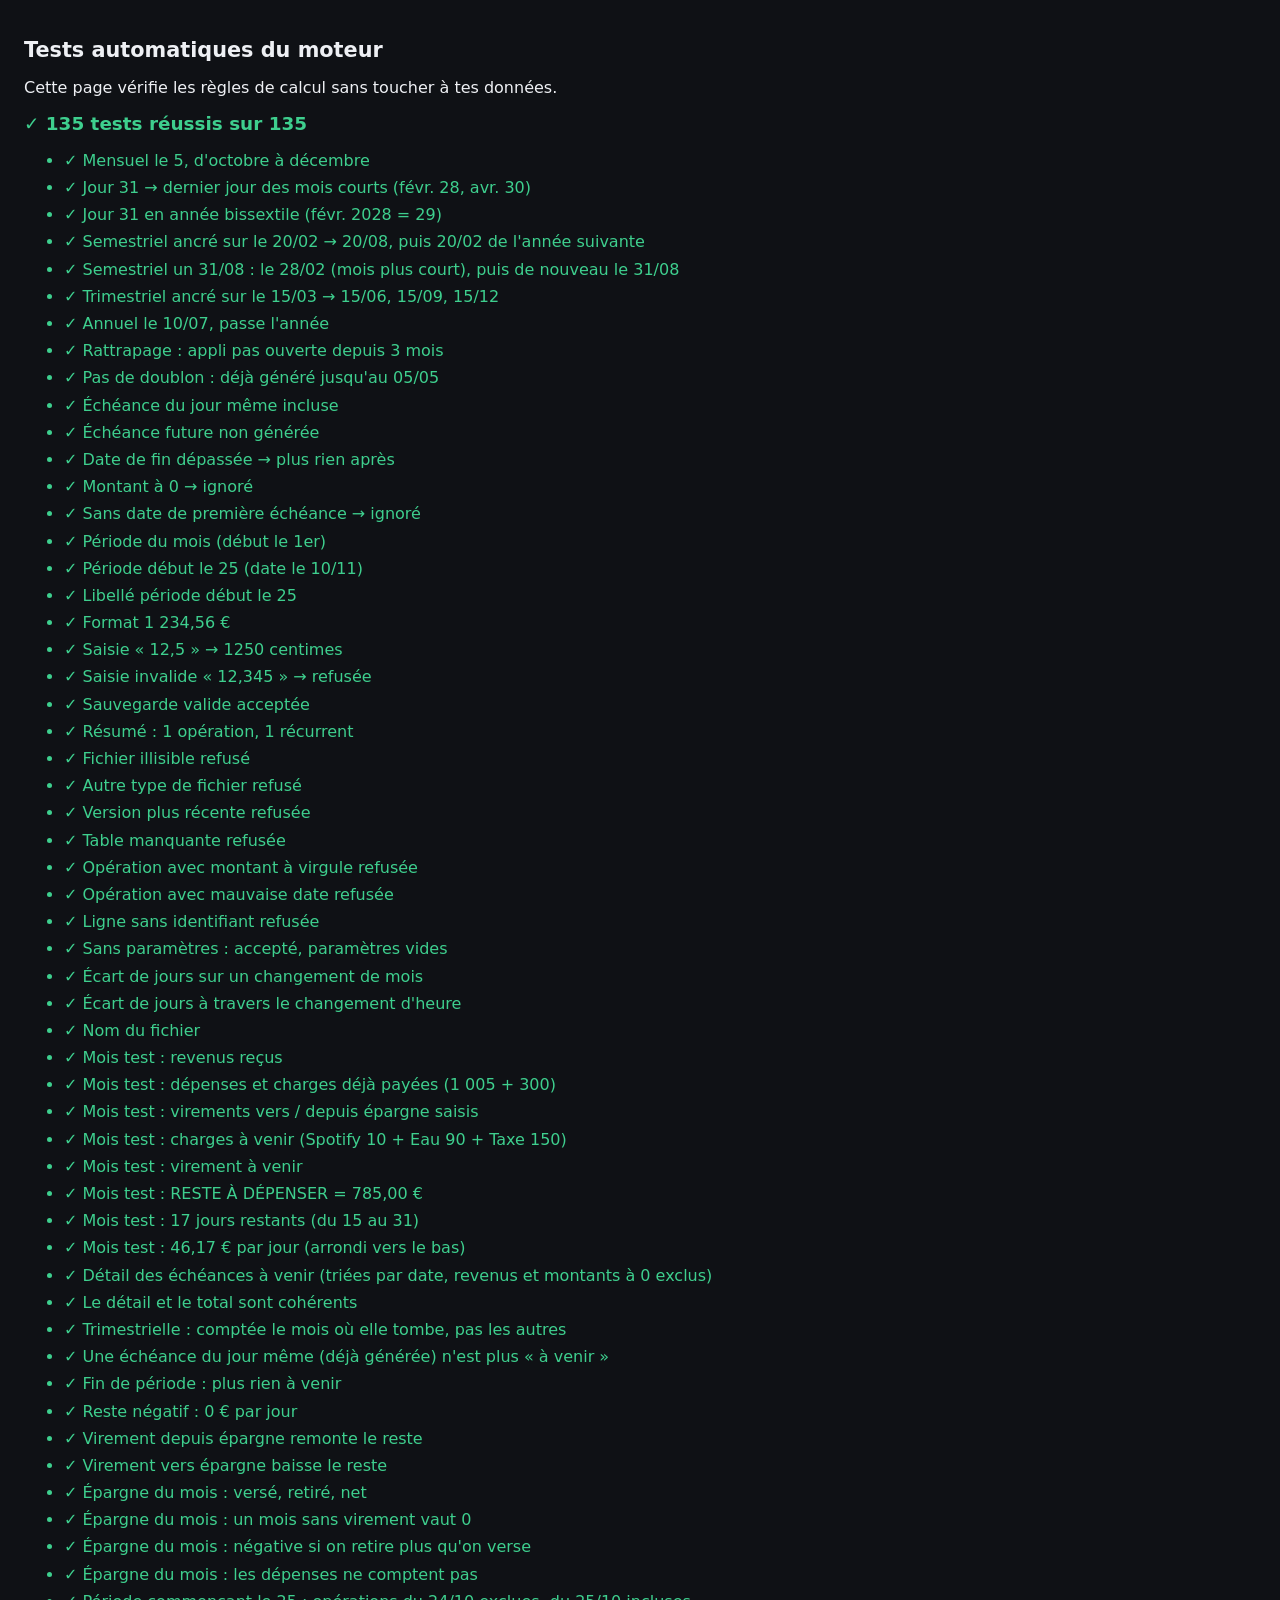
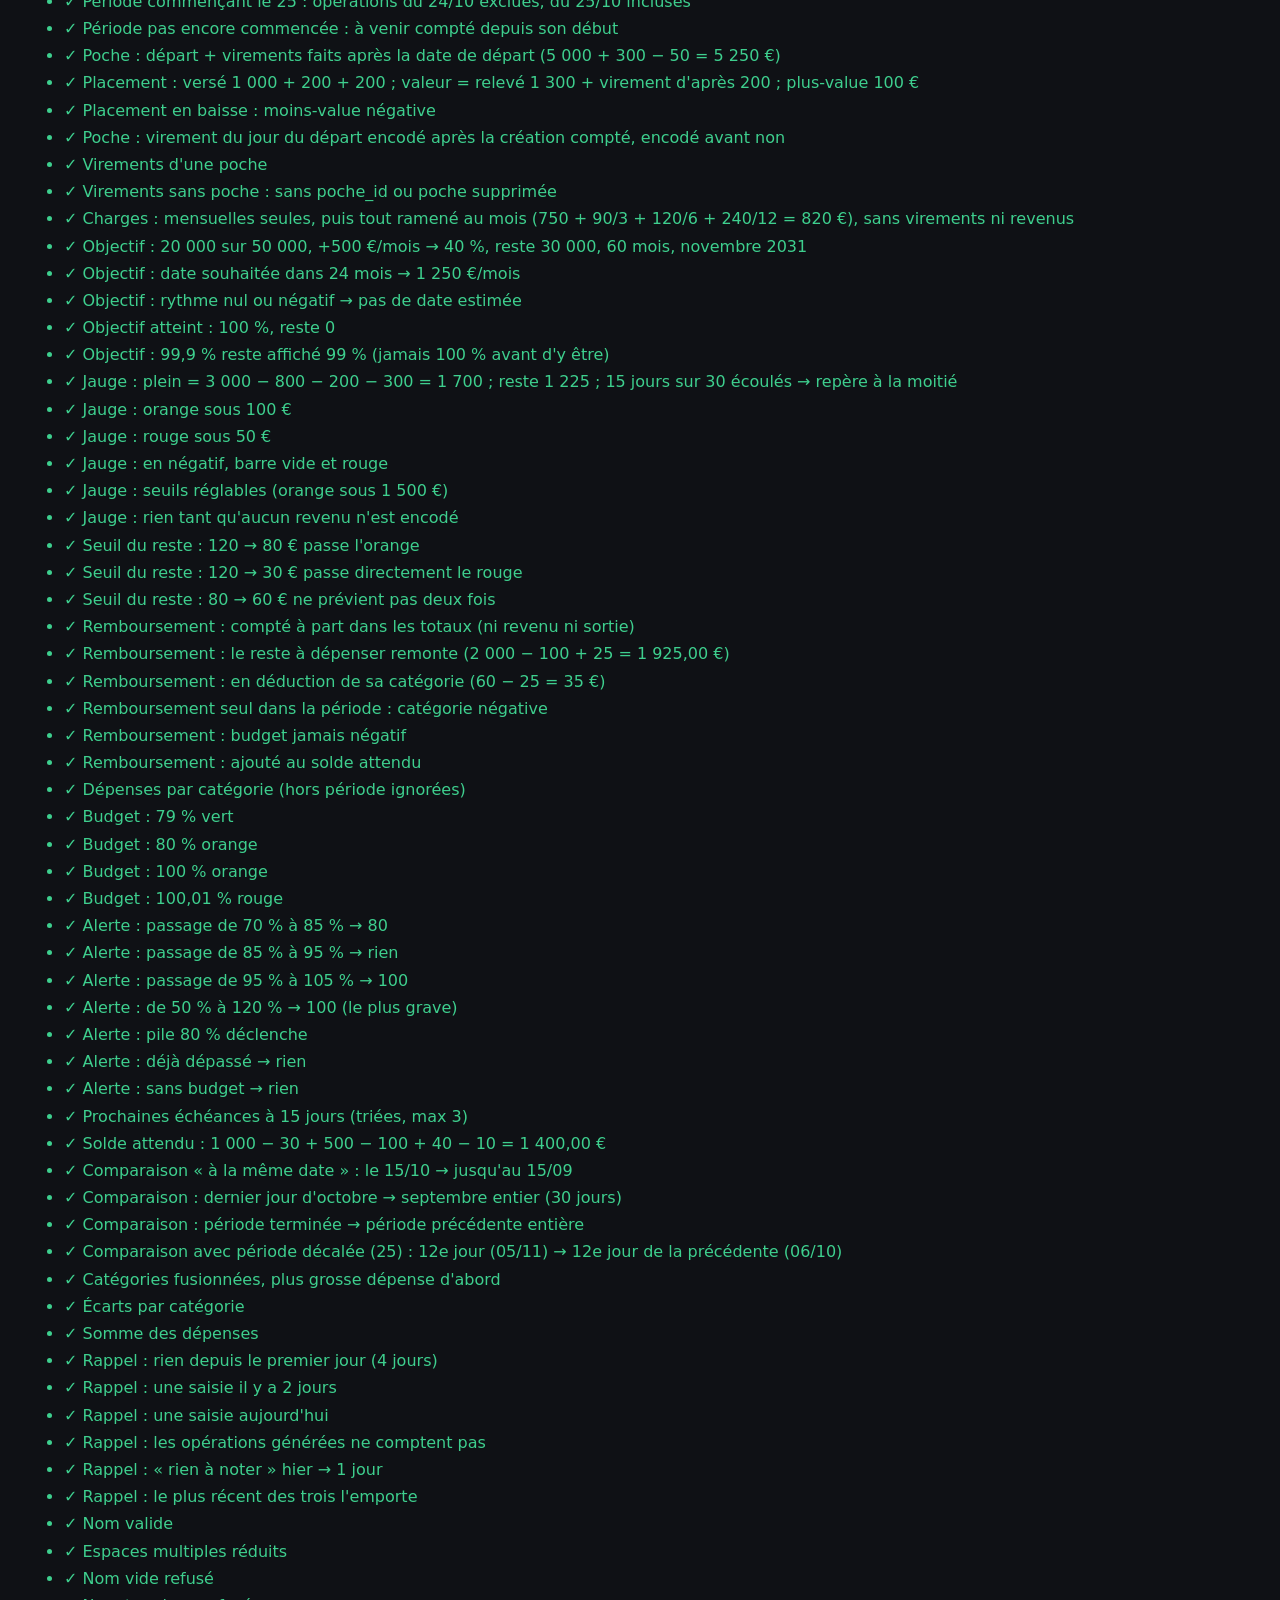
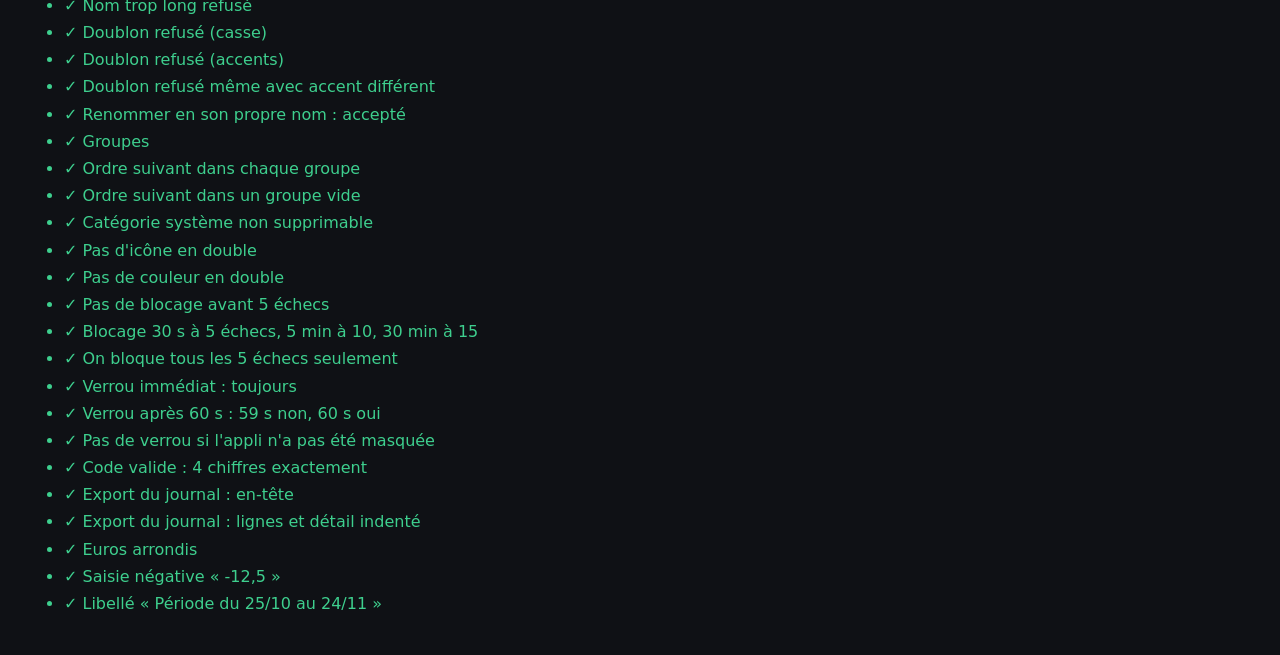
<file: tests.html>
<!DOCTYPE html>
<html lang="fr-BE">
<head>
  <meta charset="utf-8">
  <meta name="viewport" content="width=device-width, initial-scale=1">
  <title>Tests — Budget</title>
  <style>
    body { font-family: -apple-system, system-ui, sans-serif; background: #0f1115; color: #eef0f4; padding: 1rem; }
    h1 { font-size: 1.3rem; }
    li { margin: .35rem 0; line-height: 1.35; }
    .ok { color: #3ecf8e; } .ko { color: #f25f5c; font-weight: 700; }
    small { color: #9aa1ad; display: block; }
    #bilan { font-size: 1.15rem; font-weight: 700; margin: 1rem 0; }
  </style>
</head>
<body>
  <h1>Tests automatiques du moteur</h1>
  <p>Cette page vérifie les règles de calcul sans toucher à tes données.</p>
  <div id="bilan">…</div>
  <ul id="liste"></ul>

  <script type="module">
    import { echeances } from './js/recurrents.js';
    import { periodeContenant, libellePeriode } from './js/dates.js';
    import { euros, versCentimes } from './js/format.js';
    import { lireSauvegarde, ecartJours, nomFichier, FORMAT, VERSION_FORMAT } from './js/sauvegarde.js';
    import {
      totauxPeriode, epargneNette, etatPoche, virementsDePoche, chargesFixes, projectionObjectif, jaugeReste, franchissementReste, aVenir, echeancesAVenir, resteADepenser, depensesParCategorie, statutBudget,
      franchissement, prochainesEcheances, soldeAttendu,
      coupurePrecedente, comparerCategories, sommeDepenses, joursSansSaisie,
    } from './js/calculs.js';
    import { libelleDates } from './js/dates.js';
    import { dureeBlocage, blocageApresEchec, doitVerrouiller, codeValide } from './js/verrou.js';
    import { texteExport } from './js/journal.js';
    import { validerNom, groupeDe, ordreSuivant, estSysteme, ICONES, COULEURS } from './js/categories.js';
    import { eurosArrondis, versCentimesSigne } from './js/format.js';

    const tests = [];
    const t = (nom, obtenu, attendu) => tests.push({ nom, obtenu: JSON.stringify(obtenu), attendu: JSON.stringify(attendu) });
    const rec = (o) => ({ montant_centimes: 1000, frequence: 'mensuelle', date_fin: null, ...o });

    // --- Récurrents ---
    t('Mensuel le 5, d\'octobre à décembre',
      echeances(rec({ date_debut: '2026-10-05' }), null, '2026-12-31'),
      ['2026-10-05', '2026-11-05', '2026-12-05']);

    t('Jour 31 → dernier jour des mois courts (févr. 28, avr. 30)',
      echeances(rec({ date_debut: '2026-01-31' }), null, '2026-04-30'),
      ['2026-01-31', '2026-02-28', '2026-03-31', '2026-04-30']);

    t('Jour 31 en année bissextile (févr. 2028 = 29)',
      echeances(rec({ date_debut: '2028-01-31' }), null, '2028-02-29'),
      ['2028-01-31', '2028-02-29']);

    t('Semestriel ancré sur le 20/02 → 20/08, puis 20/02 de l\'année suivante',
      echeances(rec({ frequence: 'semestrielle', date_debut: '2026-02-20' }), null, '2027-03-31'), ['2026-02-20', '2026-08-20', '2027-02-20']);
    t('Semestriel un 31/08 : le 28/02 (mois plus court), puis de nouveau le 31/08',
      echeances(rec({ frequence: 'semestrielle', date_debut: '2026-08-31' }), null, '2027-08-31'), ['2026-08-31', '2027-02-28', '2027-08-31']);
    t('Trimestriel ancré sur le 15/03 → 15/06, 15/09, 15/12',
      echeances(rec({ frequence: 'trimestrielle', date_debut: '2026-03-15' }), null, '2026-12-31'),
      ['2026-03-15', '2026-06-15', '2026-09-15', '2026-12-15']);

    t('Annuel le 10/07, passe l\'année',
      echeances(rec({ frequence: 'annuelle', date_debut: '2026-07-10' }), null, '2028-12-31'),
      ['2026-07-10', '2027-07-10', '2028-07-10']);

    t('Rattrapage : appli pas ouverte depuis 3 mois',
      echeances(rec({ date_debut: '2026-01-05' }), '2026-02-05', '2026-05-20'),
      ['2026-03-05', '2026-04-05', '2026-05-05']);

    t('Pas de doublon : déjà généré jusqu\'au 05/05',
      echeances(rec({ date_debut: '2026-01-05' }), '2026-05-05', '2026-05-31'),
      []);

    t('Échéance du jour même incluse',
      echeances(rec({ date_debut: '2026-10-31' }), null, '2026-10-31'),
      ['2026-10-31']);

    t('Échéance future non générée',
      echeances(rec({ date_debut: '2026-11-05' }), null, '2026-10-31'),
      []);

    t('Date de fin dépassée → plus rien après',
      echeances(rec({ date_debut: '2026-01-10', date_fin: '2026-03-15' }), null, '2026-12-31'),
      ['2026-01-10', '2026-02-10', '2026-03-10']);

    t('Montant à 0 → ignoré',
      echeances(rec({ date_debut: '2026-01-10', montant_centimes: 0 }), null, '2026-12-31'),
      []);

    t('Sans date de première échéance → ignoré',
      echeances(rec({ date_debut: null }), null, '2026-12-31'),
      []);

    // --- Périodes ---
    t('Période du mois (début le 1er)', periodeContenant('2026-10-31', 1), { annee: 2026, mois: 10, debut: '2026-10-01', fin: '2026-10-31' });
    t('Période début le 25 (date le 10/11)', periodeContenant('2026-11-10', 25), { annee: 2026, mois: 10, debut: '2026-10-25', fin: '2026-11-24' });
    t('Libellé période début le 25', libellePeriode(periodeContenant('2026-11-10', 25), 25), 'Période du 25/10 au 24/11');

    // --- Formats ---
    t('Format 1 234,56 €', euros(123456), '1 234,56 €');
    t('Saisie « 12,5 » → 1250 centimes', versCentimes('12,5'), 1250);
    t('Saisie invalide « 12,345 » → refusée', versCentimes('12,345'), null);

    // --- Sauvegarde ---
    const bonne = () => ({
      format: FORMAT, version: VERSION_FORMAT, exporte_le: '2026-10-31T20:00:00.000Z',
      donnees: {
        operations: [{ id: 1, type: 'sortie', montant_centimes: 1250, date: '2026-10-31', categorie_id: 1 }],
        categories: [{ id: 1, nom: 'Courses' }], recurrents: [{ id: 1, libelle: 'Loyer' }], budgets: [],
      },
      parametres: { theme: 'sombre' },
    });
    const lire = o => lireSauvegarde(JSON.stringify(o));
    t('Sauvegarde valide acceptée', lire(bonne()).ok, true);
    t('Résumé : 1 opération, 1 récurrent', (({ operations, recurrents }) => [operations, recurrents])(lire(bonne()).resume), [1, 1]);
    t('Fichier illisible refusé', lireSauvegarde('pas du json').ok, false);
    t('Autre type de fichier refusé', lire({ foo: 1 }).ok, false);
    t('Version plus récente refusée', lire({ ...bonne(), version: 99 }).ok, false);
    t('Table manquante refusée', lire({ ...bonne(), donnees: { operations: [] } }).ok, false);
    t('Opération avec montant à virgule refusée',
      lire({ ...bonne(), donnees: { ...bonne().donnees, operations: [{ id: 1, type: 'sortie', montant_centimes: 12.5, date: '2026-10-31' }] } }).ok, false);
    t('Opération avec mauvaise date refusée',
      lire({ ...bonne(), donnees: { ...bonne().donnees, operations: [{ id: 1, type: 'sortie', montant_centimes: 100, date: '31/10/2026' }] } }).ok, false);
    t('Ligne sans identifiant refusée',
      lire({ ...bonne(), donnees: { ...bonne().donnees, categories: [{ nom: 'X' }] } }).ok, false);
    t('Sans paramètres : accepté, paramètres vides', lire({ ...bonne(), parametres: undefined }).sauvegarde.parametres, {});
    t('Écart de jours sur un changement de mois', ecartJours('2026-10-25', '2026-11-04'), 10);
    t('Écart de jours à travers le changement d\'heure', ecartJours('2026-10-20', '2026-10-31'), 11);
    t('Nom du fichier', nomFichier('2026-10-31'), 'budget-sauvegarde-2026-10-31.json');

    // --- Reste à dépenser : « mois test » vérifié à la main ---
    // Octobre 2026, on est le 15. Revenus 2 500 ; 5 charges fixes déjà payées (750+120+45+30+60 = 1 005) ;
    // 30 dépenses de 10 € (300) ; virement vers épargne 100 ; virement depuis épargne 40.
    // À venir : Spotify 10 (le 20), Eau trimestrielle 90 (le 18), Taxe auto annuelle 150 (le 25),
    // virement mensuel vers épargne 100 (le 28). Ignorés : assurance trimestrielle (prochaine en novembre),
    // rémunération variable à venir (revenu non reçu).
    const oct = { annee: 2026, mois: 10, debut: '2026-10-01', fin: '2026-10-31' };
    const op = (type, montant, date, extra = {}) => ({ id: Math.random(), type, montant_centimes: montant, date, categorie_id: 1, ...extra });
    const ops = [
      op('entree', 250000, '2026-10-01'),
      ...[[75000, '05'], [12000, '06'], [4500, '07'], [3000, '08'], [6000, '10']].map(([m, j]) => op('sortie', m, `2026-10-${j}`, { categorie_id: 9 })),
      ...Array.from({ length: 30 }, (_, i) => op('sortie', 1000, `2026-10-${String(1 + (i % 14)).padStart(2, '0')}`, { categorie_id: 2 })),
      op('virement', 10000, '2026-10-03', { sens_virement: 'vers_epargne', categorie_id: null }),
      op('virement', 4000, '2026-10-12', { sens_virement: 'depuis_epargne', categorie_id: null }),
      op('sortie', 99900, '2026-09-30', { categorie_id: 2 }),   // hors période : ignorée
      op('sortie', 99900, '2026-11-01', { categorie_id: 2 }),   // hors période : ignorée
    ];
    const recs = [
      { type: 'sortie', frequence: 'mensuelle', montant_centimes: 1000, date_debut: '2026-01-20', libelle: 'Spotify' },
      { type: 'sortie', frequence: 'trimestrielle', montant_centimes: 9000, date_debut: '2026-01-18', libelle: 'Eau' },
      { type: 'sortie', frequence: 'annuelle', montant_centimes: 15000, date_debut: '2025-10-25', libelle: 'Taxe auto' },
      { type: 'sortie', frequence: 'trimestrielle', montant_centimes: 30000, date_debut: '2026-02-10', libelle: 'Assurance hospitalisation' },
      { type: 'entree', frequence: 'mensuelle', montant_centimes: 40000, date_debut: '2026-01-25', libelle: 'Rémunération variable' },
      { type: 'virement', sens_virement: 'vers_epargne', frequence: 'mensuelle', montant_centimes: 10000, date_debut: '2026-01-28', libelle: 'Poire pour la soif' },
      { type: 'sortie', frequence: 'mensuelle', montant_centimes: 0, date_debut: '2026-01-22', libelle: 'Sans montant' },
    ];
    const mt = resteADepenser(ops, recs, '2026-10-15', oct);
    t('Mois test : revenus reçus', mt.entrees, 250000);
    t('Mois test : dépenses et charges déjà payées (1 005 + 300)', mt.sorties, 130500);
    t('Mois test : virements vers / depuis épargne saisis', [mt.vers, mt.depuis], [10000, 4000]);
    t('Mois test : charges à venir (Spotify 10 + Eau 90 + Taxe 150)', mt.aVenir.charges, 25000);
    t('Mois test : virement à venir', mt.aVenir.vers, 10000);
    t('Mois test : RESTE À DÉPENSER = 785,00 €', mt.reste, 78500);
    t('Mois test : 17 jours restants (du 15 au 31)', mt.joursRestants, 17);
    t('Mois test : 46,17 € par jour (arrondi vers le bas)', mt.parJour, 4617);

    t('Détail des échéances à venir (triées par date, revenus et montants à 0 exclus)',
      echeancesAVenir(recs, '2026-10-15', oct).map(e => `${e.date} ${e.libelle} ${e.montant}`),
      ['2026-10-18 Eau 9000', '2026-10-20 Spotify 1000', '2026-10-25 Taxe auto 15000', '2026-10-28 Poire pour la soif 10000']);
    t('Le détail et le total sont cohérents', echeancesAVenir(recs, '2026-10-15', oct).reduce((s, e) => s + e.montant, 0), 25000 + 10000);
    t('Trimestrielle : comptée le mois où elle tombe, pas les autres',
      [aVenir(recs, '2026-10-15', oct).charges, aVenir(recs, '2026-11-01', { annee: 2026, mois: 11, debut: '2026-11-01', fin: '2026-11-30' }).charges],
      [25000, 1000 + 30000]);
    t('Une échéance du jour même (déjà générée) n\'est plus « à venir »', aVenir(recs, '2026-10-20', oct).charges, 15000);
    t('Fin de période : plus rien à venir', resteADepenser([], [], '2026-10-31', oct).joursRestants, 1);
    t('Reste négatif : 0 € par jour', resteADepenser([op('sortie', 5000, '2026-10-02')], [], '2026-10-15', oct).parJour, 0);
    t('Virement depuis épargne remonte le reste',
      resteADepenser([op('virement', 5000, '2026-10-02', { sens_virement: 'depuis_epargne' })], [], '2026-10-15', oct).reste, 5000);
    t('Virement vers épargne baisse le reste',
      resteADepenser([op('virement', 5000, '2026-10-02', { sens_virement: 'vers_epargne' })], [], '2026-10-15', oct).reste, -5000);
    // --- Épargne du mois (virements réellement faits) ---
    const vir = [op('virement', 51000, '2026-10-05', { sens_virement: 'vers_epargne' }),
                 op('virement', 20000, '2026-10-20', { sens_virement: 'depuis_epargne' }),
                 op('virement', 9900, '2026-09-30', { sens_virement: 'vers_epargne' }),
                 op('sortie', 7000, '2026-10-06')];
    t('Épargne du mois : versé, retiré, net', epargneNette(vir, oct), { vers: 51000, depuis: 20000, net: 31000 });
    t('Épargne du mois : un mois sans virement vaut 0', epargneNette(vir, { debut: '2026-08-01', fin: '2026-08-31' }).net, 0);
    t('Épargne du mois : négative si on retire plus qu\'on verse',
      epargneNette([op('virement', 5000, '2026-10-02', { sens_virement: 'vers_epargne' }), op('virement', 12000, '2026-10-03', { sens_virement: 'depuis_epargne' })], oct).net, -7000);
    t('Épargne du mois : les dépenses ne comptent pas', epargneNette([op('sortie', 7000, '2026-10-06')], oct).net, 0);
    t('Période commençant le 25 : opérations du 24/10 exclues, du 25/10 incluses',
      totauxPeriode([op('sortie', 100, '2026-10-24'), op('sortie', 200, '2026-10-25')], { debut: '2026-10-25', fin: '2026-11-24' }).sorties, 200);
    t('Période pas encore commencée : à venir compté depuis son début',
      aVenir(recs, '2026-10-20', { annee: 2026, mois: 11, debut: '2026-11-01', fin: '2026-11-30' }).charges, 31000);

    // --- Poches d'épargne ---
    const vp = (m, d, poche, sens = 'vers_epargne') => op('virement', m, d, { sens_virement: sens, poche_id: poche });
    const opsP = [vp(10000, '2026-10-31', 1), vp(30000, '2026-11-01', 1), vp(5000, '2026-11-05', 1, 'depuis_epargne'),
                  vp(20000, '2026-11-02', 2), vp(20000, '2026-12-02', 2), vp(7000, '2026-11-03', null), vp(900, '2026-11-04', 9),
                  op('sortie', 4000, '2026-11-03')];
    const pA = { id: 1, depart_centimes: 500000, date_depart: '2026-10-31', releves: [] };
    t('Poche : départ + virements faits après la date de départ (5 000 + 300 − 50 = 5 250 €)',
      etatPoche(pA, opsP), { verse: 525000, valeur: 525000, gain: 0, releve: null });
    const pETF = { id: 2, placement: true, depart_centimes: 100000, date_depart: '2026-11-01',
                   releves: [{ date: '2026-11-10', centimes: 130000 }, { date: '2026-10-01', centimes: 1 }] };
    t('Placement : versé 1 000 + 200 + 200 ; valeur = relevé 1 300 + virement d\'après 200 ; plus-value 100 €',
      etatPoche(pETF, opsP), { verse: 140000, valeur: 150000, gain: 10000, releve: { date: '2026-11-10', centimes: 130000 } });
    t('Placement en baisse : moins-value négative',
      etatPoche({ id: 3, depart_centimes: 50000, date_depart: '2026-11-01', releves: [{ date: '2026-11-08', centimes: 42000 }] }, opsP).gain, -8000);
    t('Poche : virement du jour du départ encodé après la création compté, encodé avant non',
      etatPoche({ id: 5, depart_centimes: 100000, date_depart: '2026-11-10', depart_note_le: '2026-11-10T10:00:00.000Z', releves: [] },
        [{ ...vp(30000, '2026-11-10', 5), cree_le: '2026-11-10T11:00:00.000Z' }, { ...vp(9000, '2026-11-10', 5), cree_le: '2026-11-10T08:00:00.000Z' }]).valeur, 130000);
    t('Virements d\'une poche', virementsDePoche(opsP, 1).length, 3);
    t('Virements sans poche : sans poche_id ou poche supprimée', virementsDePoche(opsP, null, [1, 2]).map(o => o.montant_centimes), [7000, 900]);

    // --- Charges fixes ramenées au mois ---
    const cf = (type, frequence, montant, extra = {}) => ({ type, frequence, montant_centimes: montant, date_debut: '2026-01-10', date_fin: null, libelle: 'x', ...extra });
    t('Charges : mensuelles seules, puis tout ramené au mois (750 + 90/3 + 120/6 + 240/12 = 820 €), sans virements ni revenus',
      chargesFixes([cf('sortie', 'mensuelle', 75000), cf('sortie', 'trimestrielle', 9000), cf('sortie', 'semestrielle', 12000),
        cf('sortie', 'annuelle', 24000), cf('virement', 'mensuelle', 40000), cf('entree', 'mensuelle', 300000),
        cf('sortie', 'mensuelle', 5000, { date_fin: '2026-06-30' }), cf('sortie', 'mensuelle', 0)], '2026-11-10'),
      { mensuelles: 75000, lissees: 82000 });

    // --- Objectif d'épargne ---
    t('Objectif : 20 000 sur 50 000, +500 €/mois → 40 %, reste 30 000, 60 mois, novembre 2031',
      projectionObjectif({ actuel: 2000000, cible: 5000000, rythme: 50000, auj: '2026-11-10' }),
      { reste: 3000000, pct: 40, atteint: false, moisRestants: 60, dateEstimee: { annee: 2031, mois: 11 }, effortMensuel: null });
    t('Objectif : date souhaitée dans 24 mois → 1 250 €/mois',
      projectionObjectif({ actuel: 2000000, cible: 5000000, rythme: 50000, auj: '2026-11-10', dateVoulue: '2028-11-30' }).effortMensuel, 125000);
    t('Objectif : rythme nul ou négatif → pas de date estimée',
      projectionObjectif({ actuel: 2000000, cible: 5000000, rythme: -100, auj: '2026-11-10' }).dateEstimee, null);
    t('Objectif atteint : 100 %, reste 0',
      projectionObjectif({ actuel: 5100000, cible: 5000000, rythme: 50000, auj: '2026-11-10' }),
      { reste: 0, pct: 100, atteint: true, moisRestants: null, dateEstimee: null, effortMensuel: null });
    t('Objectif : 99,9 % reste affiché 99 % (jamais 100 % avant d\'y être)',
      projectionObjectif({ actuel: 4999900, cible: 5000000, rythme: 0, auj: '2026-11-10' }).pct, 99);

    // --- Jauge du reste à dépenser ---
    const nov = { debut: '2026-11-01', fin: '2026-11-30' };
    const opsJ = [op('entree', 300000, '2026-11-01'), op('sortie', 80000, '2026-11-02', { recurrent_id: 4 }),
                  op('virement', 30000, '2026-11-01', { sens_virement: 'vers_epargne' }), op('sortie', 47500, '2026-11-05')];
    const recsJ = [{ type: 'sortie', frequence: 'mensuelle', montant_centimes: 20000, date_debut: '2026-01-20', date_fin: null, libelle: 'Assurance' }];
    t('Jauge : plein = 3 000 − 800 − 200 − 300 = 1 700 ; reste 1 225 ; 15 jours sur 30 écoulés → repère à la moitié',
      jaugeReste(opsJ, recsJ, '2026-11-16', nov), { plein: 170000, reste: 122500, part: 122500 / 170000, repere: 0.5, couleur: 'vert' });
    t('Jauge : orange sous 100 €', jaugeReste([...opsJ, op('sortie', 113000, '2026-11-10')], recsJ, '2026-11-16', nov).couleur, 'orange');
    t('Jauge : rouge sous 50 €', jaugeReste([...opsJ, op('sortie', 118000, '2026-11-10')], recsJ, '2026-11-16', nov).couleur, 'rouge');
    t('Jauge : en négatif, barre vide et rouge',
      (j => [j.part, j.couleur])(jaugeReste([...opsJ, op('sortie', 130000, '2026-11-10')], recsJ, '2026-11-16', nov)), [0, 'rouge']);
    t('Jauge : seuils réglables (orange sous 1 500 €)', jaugeReste(opsJ, recsJ, '2026-11-16', nov, { orange: 150000, rouge: 5000 }).couleur, 'orange');
    t('Jauge : rien tant qu\'aucun revenu n\'est encodé', jaugeReste([op('sortie', 5000, '2026-11-05')], recsJ, '2026-11-16', nov), null);
    t('Seuil du reste : 120 → 80 € passe l\'orange', franchissementReste(12000, 8000), 'orange');
    t('Seuil du reste : 120 → 30 € passe directement le rouge', franchissementReste(12000, 3000), 'rouge');
    t('Seuil du reste : 80 → 60 € ne prévient pas deux fois', franchissementReste(8000, 6000), null);

    // --- Remboursements ---
    const remb = [op('entree', 200000, '2026-10-01', { categorie_id: 20 }),
                  op('sortie', 6000, '2026-10-05', { categorie_id: 7 }),
                  op('remboursement', 2500, '2026-10-12', { categorie_id: 7 }),
                  op('sortie', 4000, '2026-10-08', { categorie_id: 2 }),
                  op('remboursement', 1000, '2026-09-28', { categorie_id: 7 })];
    t('Remboursement : compté à part dans les totaux (ni revenu ni sortie)', totauxPeriode(remb, oct),
      { entrees: 200000, sorties: 10000, remboursements: 2500, vers: 0, depuis: 0 });
    t('Remboursement : le reste à dépenser remonte (2 000 − 100 + 25 = 1 925,00 €)', resteADepenser(remb, [], '2026-10-15', oct).reste, 192500);
    t('Remboursement : en déduction de sa catégorie (60 − 25 = 35 €)', depensesParCategorie(remb, oct), { 7: 3500, 2: 4000 });
    t('Remboursement seul dans la période : catégorie négative', depensesParCategorie(remb, { debut: '2026-09-01', fin: '2026-09-30' }), { 7: -1000 });
    t('Remboursement : budget jamais négatif', statutBudget(-1000, 10000), { ratio: 0, couleur: 'vert' });
    t('Remboursement : ajouté au solde attendu', soldeAttendu({ date: '2026-10-10', solde_centimes: 100000 }, [op('remboursement', 2500, '2026-10-12')], '2026-10-15', 'Courant'), 102500);

    // --- Budgets ---
    t('Dépenses par catégorie (hors période ignorées)', depensesParCategorie(ops, oct), { 9: 100500, 2: 30000 });
    t('Budget : 79 % vert', statutBudget(7900, 10000).couleur, 'vert');
    t('Budget : 80 % orange', statutBudget(8000, 10000).couleur, 'orange');
    t('Budget : 100 % orange', statutBudget(10000, 10000).couleur, 'orange');
    t('Budget : 100,01 % rouge', statutBudget(10001, 10000).couleur, 'rouge');
    t('Alerte : passage de 70 % à 85 % → 80', franchissement(7000, 8500, 10000), 80);
    t('Alerte : passage de 85 % à 95 % → rien', franchissement(8500, 9500, 10000), null);
    t('Alerte : passage de 95 % à 105 % → 100', franchissement(9500, 10500, 10000), 100);
    t('Alerte : de 50 % à 120 % → 100 (le plus grave)', franchissement(5000, 12000, 10000), 100);
    t('Alerte : pile 80 % déclenche', franchissement(7900, 8000, 10000), 80);
    t('Alerte : déjà dépassé → rien', franchissement(11000, 12000, 10000), null);
    t('Alerte : sans budget → rien', franchissement(0, 5000, 0), null);

    // --- Prochaines échéances ---
    t('Prochaines échéances à 15 jours (triées, max 3)',
      prochainesEcheances(recs, '2026-10-15', 15, 3).map(e => `${e.date} ${e.libelle}`),
      ['2026-10-18 Eau', '2026-10-20 Spotify', '2026-10-25 Rémunération variable']);

    // --- Recalage ---
    const ref = { solde_centimes: 100000, date: '2026-10-10' };
    const flux = [
      op('sortie', 2000, '2026-10-10'),                                   // même jour que le recalage : exclue
      op('sortie', 3000, '2026-10-11'),
      op('entree', 50000, '2026-10-12'),
      op('virement', 10000, '2026-10-13', { sens_virement: 'vers_epargne' }),
      op('virement', 4000, '2026-10-14', { sens_virement: 'depuis_epargne' }),
      op('sortie', 7000, '2026-10-14', { compte: 'Espèces' }),            // autre compte : exclue
      op('sortie', 1000, '2026-10-15', { compte: 'Courant' }),
      op('sortie', 9000, '2026-10-20'),                                   // dans le futur : exclue
    ];
    t('Solde attendu : 1 000 − 30 + 500 − 100 + 40 − 10 = 1 400,00 €', soldeAttendu(ref, flux, '2026-10-15', 'Courant'), 140000);

    // --- Répartition par catégorie ---
    const sept = { annee: 2026, mois: 9, debut: '2026-09-01', fin: '2026-09-30' };
    t('Comparaison « à la même date » : le 15/10 → jusqu\'au 15/09', coupurePrecedente(oct, sept, '2026-10-15'), '2026-09-15');
    t('Comparaison : dernier jour d\'octobre → septembre entier (30 jours)', coupurePrecedente(oct, sept, '2026-10-31'), '2026-09-30');
    t('Comparaison : période terminée → période précédente entière', coupurePrecedente(sept, { debut: '2026-08-01', fin: '2026-08-31' }, '2026-10-15'), '2026-08-31');
    t('Comparaison avec période décalée (25) : 12e jour (05/11) → 12e jour de la précédente (06/10)',
      coupurePrecedente({ debut: '2026-10-25', fin: '2026-11-24' }, { debut: '2026-09-25', fin: '2026-10-24' }, '2026-11-05'), '2026-10-06');
    const cmp = comparerCategories({ 1: 35000, 2: 8000, 3: 6000 }, { 1: 40000, 3: 10000, 4: 2000 });
    t('Catégories fusionnées, plus grosse dépense d\'abord', cmp.map(x => x.id), ['1', '2', '3', '4']);
    t('Écarts par catégorie', cmp.map(x => x.ecart), [-5000, 8000, -4000, -2000]);
    t('Somme des dépenses', sommeDepenses({ 1: 35000, 2: 8000, 3: 6000 }), 49000);

    // --- Rappel de saisie ---
    const saisie = (jour, extra = {}) => ({ id: Math.random(), type: 'sortie', montant_centimes: 100, date: jour, cree_le: `${jour}T12:00:00.000Z`, recurrent_id: null, ...extra });
    t('Rappel : rien depuis le premier jour (4 jours)', joursSansSaisie([], '2026-10-31', '2026-10-27', null), 4);
    t('Rappel : une saisie il y a 2 jours', joursSansSaisie([saisie('2026-10-29')], '2026-10-31', '2026-10-01', null), 2);
    t('Rappel : une saisie aujourd\'hui', joursSansSaisie([saisie('2026-10-31')], '2026-10-31', '2026-10-01', null), 0);
    t('Rappel : les opérations générées ne comptent pas', joursSansSaisie([saisie('2026-10-30', { recurrent_id: 3 })], '2026-10-31', '2026-10-27', null), 4);
    t('Rappel : « rien à noter » hier → 1 jour', joursSansSaisie([], '2026-10-31', '2026-10-20', '2026-10-30'), 1);
    t('Rappel : le plus récent des trois l\'emporte', joursSansSaisie([saisie('2026-10-25')], '2026-10-31', '2026-10-20', '2026-10-28'), 3);

    // --- Catégories ---
    const lesCats = [
      { id: 1, nom: 'Courses', type: 'sortie', technique: false, ordre: 0 },
      { id: 2, nom: 'Divers/Imprévus', type: 'sortie', technique: false, ordre: 8, cle: 'divers' },
      { id: 3, nom: 'Logement', type: 'sortie', technique: true, ordre: 100 },
      { id: 4, nom: 'Salaire', type: 'entree', technique: false, ordre: 200 },
    ];
    t('Nom valide', validerNom('  Animaux  ', lesCats), { ok: true, nom: 'Animaux' });
    t('Espaces multiples réduits', validerNom('Sorties   entre  amis', lesCats).nom, 'Sorties entre amis');
    t('Nom vide refusé', validerNom('   ', lesCats).ok, false);
    t('Nom trop long refusé', validerNom('x'.repeat(31), lesCats).ok, false);
    t('Doublon refusé (casse)', validerNom('courses', lesCats).ok, false);
    t('Doublon refusé (accents)', validerNom('LOGEMÈNT'.replace('È', 'E'), lesCats).ok, false);
    t('Doublon refusé même avec accent différent', validerNom('divers/imprevus', lesCats).ok, false);
    t('Renommer en son propre nom : accepté', validerNom('Courses', lesCats, 1).ok, true);
    t('Groupes', lesCats.map(groupeDe), ['quotidien', 'quotidien', 'fixe', 'revenu']);
    t('Ordre suivant dans chaque groupe', [ordreSuivant(lesCats, 'quotidien'), ordreSuivant(lesCats, 'fixe'), ordreSuivant(lesCats, 'revenu')], [9, 101, 201]);
    t('Ordre suivant dans un groupe vide', ordreSuivant([], 'fixe'), 100);
    t('Catégorie système non supprimable', [estSysteme(lesCats[1]), estSysteme(lesCats[0])], [true, false]);
    t('Pas d\'icône en double', new Set(ICONES).size, ICONES.length);
    t('Pas de couleur en double', new Set(COULEURS).size, COULEURS.length);

    // --- Verrouillage ---
    t('Pas de blocage avant 5 échecs', [dureeBlocage(0), dureeBlocage(4)], [0, 0]);
    t('Blocage 30 s à 5 échecs, 5 min à 10, 30 min à 15', [dureeBlocage(5), dureeBlocage(10), dureeBlocage(15), dureeBlocage(40)], [30000, 300000, 1800000, 1800000]);
    t('On bloque tous les 5 échecs seulement', [blocageApresEchec(4, 1000), blocageApresEchec(5, 1000), blocageApresEchec(6, 1000), blocageApresEchec(10, 1000)], [0, 31000, 0, 301000]);
    t('Verrou immédiat : toujours', doitVerrouiller(1000, 1001, 0), true);
    t('Verrou après 60 s : 59 s non, 60 s oui', [doitVerrouiller(0, 59000, 60), doitVerrouiller(0, 60000, 60)], [false, true]);
    t('Pas de verrou si l\'appli n\'a pas été masquée', doitVerrouiller(null, 99999999, 0), false);
    t('Code valide : 4 chiffres exactement', ['1234', '0000', '123', '12345', 'abcd', '12a4', ''].map(codeValide), [true, true, false, false, false, false, false]);

    // --- Journal ---
    const txtJ = texteExport([
      { id: 1, t: '2026-10-31T19:00:00.000Z', niveau: 'info', source: 'demarrage', message: 'Version 0.8' },
      { id: 2, t: '2026-10-31T19:01:00.000Z', niveau: 'erreur', source: 'js', message: 'Oups', detail: 'ligne 1\nligne 2' },
    ], { version: '0.8', exporteLe: '2026-10-31T19:02:00.000Z', appareil: 'test' }).split('\n');
    t('Export du journal : en-tête', txtJ.slice(0, 5), ['Journal technique — Budget', 'Version : 0.8', 'Exporté le : 2026-10-31T19:02:00.000Z', 'Appareil : test', 'Entrées : 2']);
    t('Export du journal : lignes et détail indenté', txtJ.slice(6, 10),
      ['2026-10-31T19:00:00.000Z [info] demarrage — Version 0.8', '2026-10-31T19:01:00.000Z [erreur] js — Oups', '    ligne 1', '    ligne 2']);

    // --- Formats ---
    t('Euros arrondis', [eurosArrondis(4617), eurosArrondis(123456)], ['46\u00A0€', '1\u202F235\u00A0€']);
    t('Saisie négative « -12,5 »', versCentimesSigne('-12,5'), -1250);
    t('Libellé « Période du 25/10 au 24/11 »', libelleDates({ debut: '2026-10-25', fin: '2026-11-24' }), 'Période du 25/10 au 24/11');

    // --- Affichage ---
    const ko = tests.filter(x => x.obtenu !== x.attendu);
    document.getElementById('bilan').innerHTML = ko.length
      ? `<span class="ko">${ko.length} test(s) en échec sur ${tests.length}</span>`
      : `<span class="ok">✓ ${tests.length} tests réussis sur ${tests.length}</span>`;
    document.getElementById('liste').innerHTML = tests.map(x => x.obtenu === x.attendu
      ? `<li class="ok">✓ ${x.nom}</li>`
      : `<li class="ko">✗ ${x.nom}<small>obtenu : ${x.obtenu}<br>attendu : ${x.attendu}</small></li>`).join('');
  </script>
</body>
</html>
</file>
